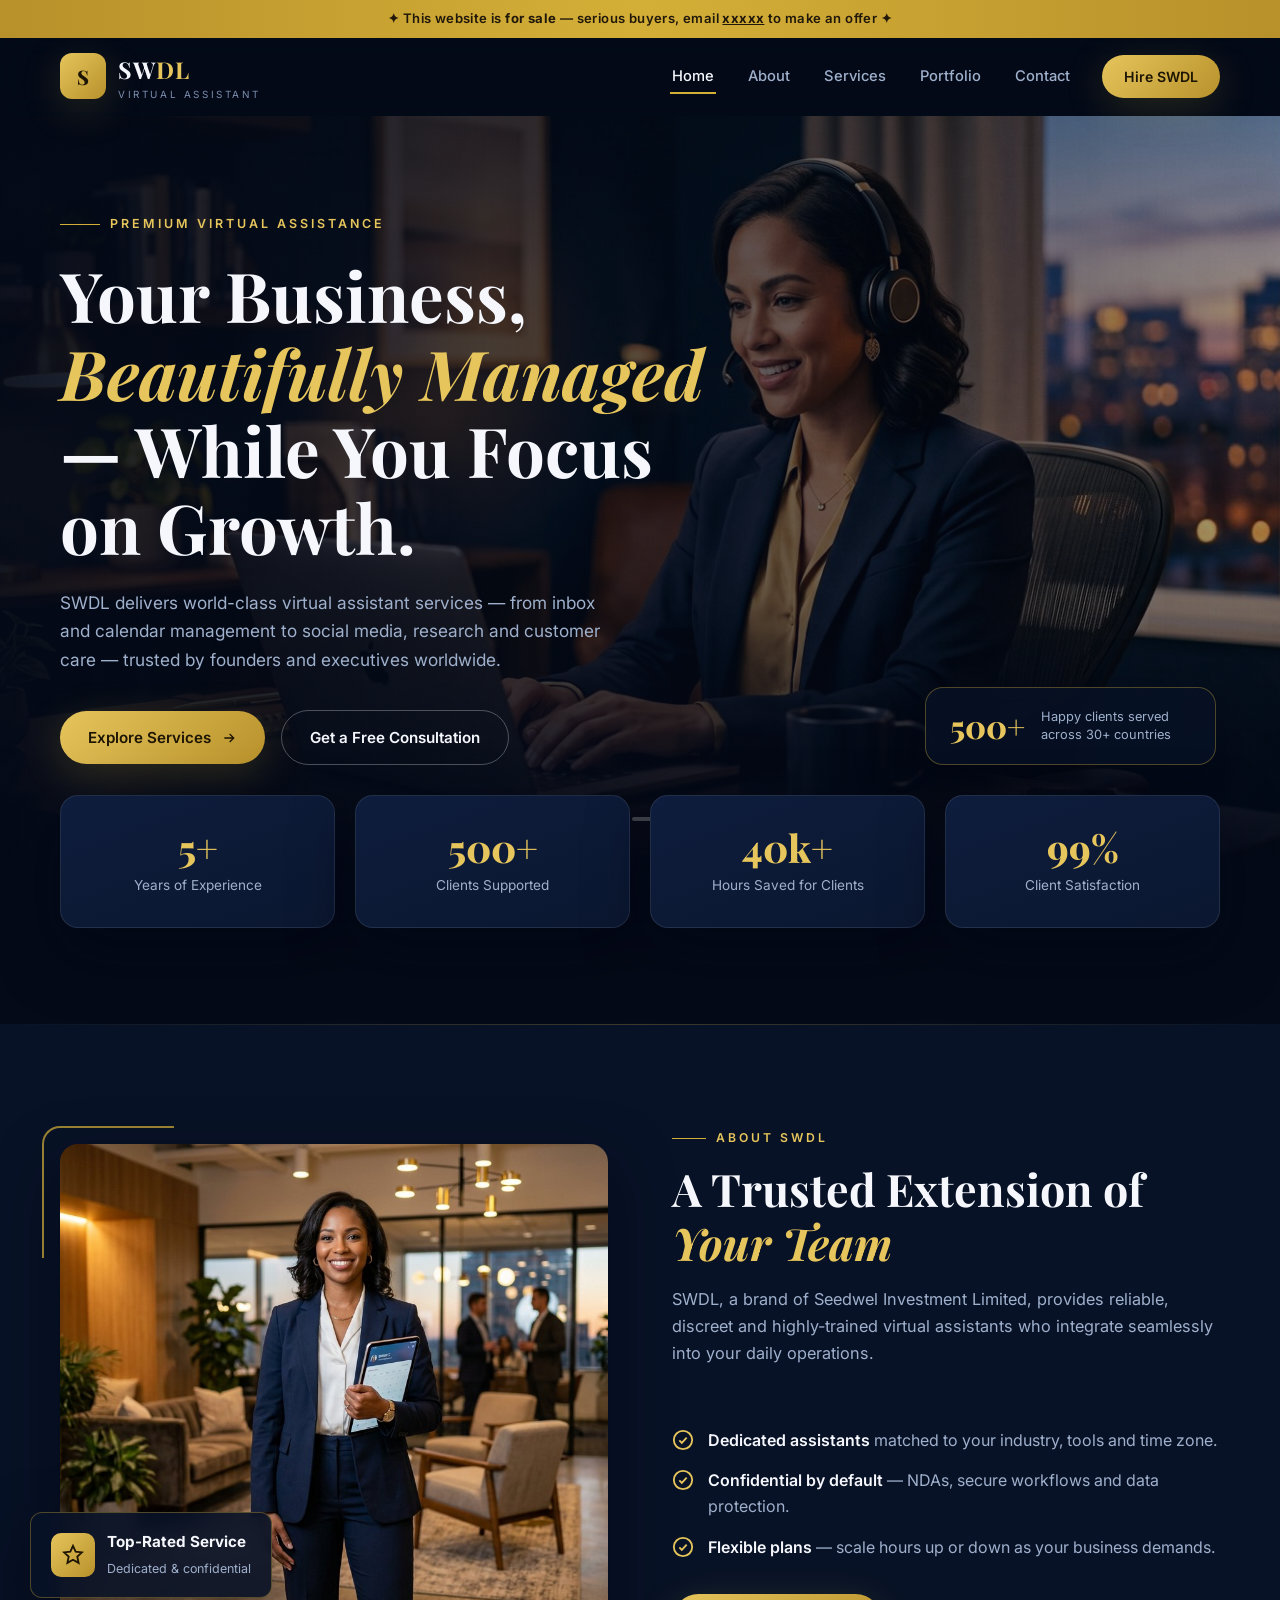
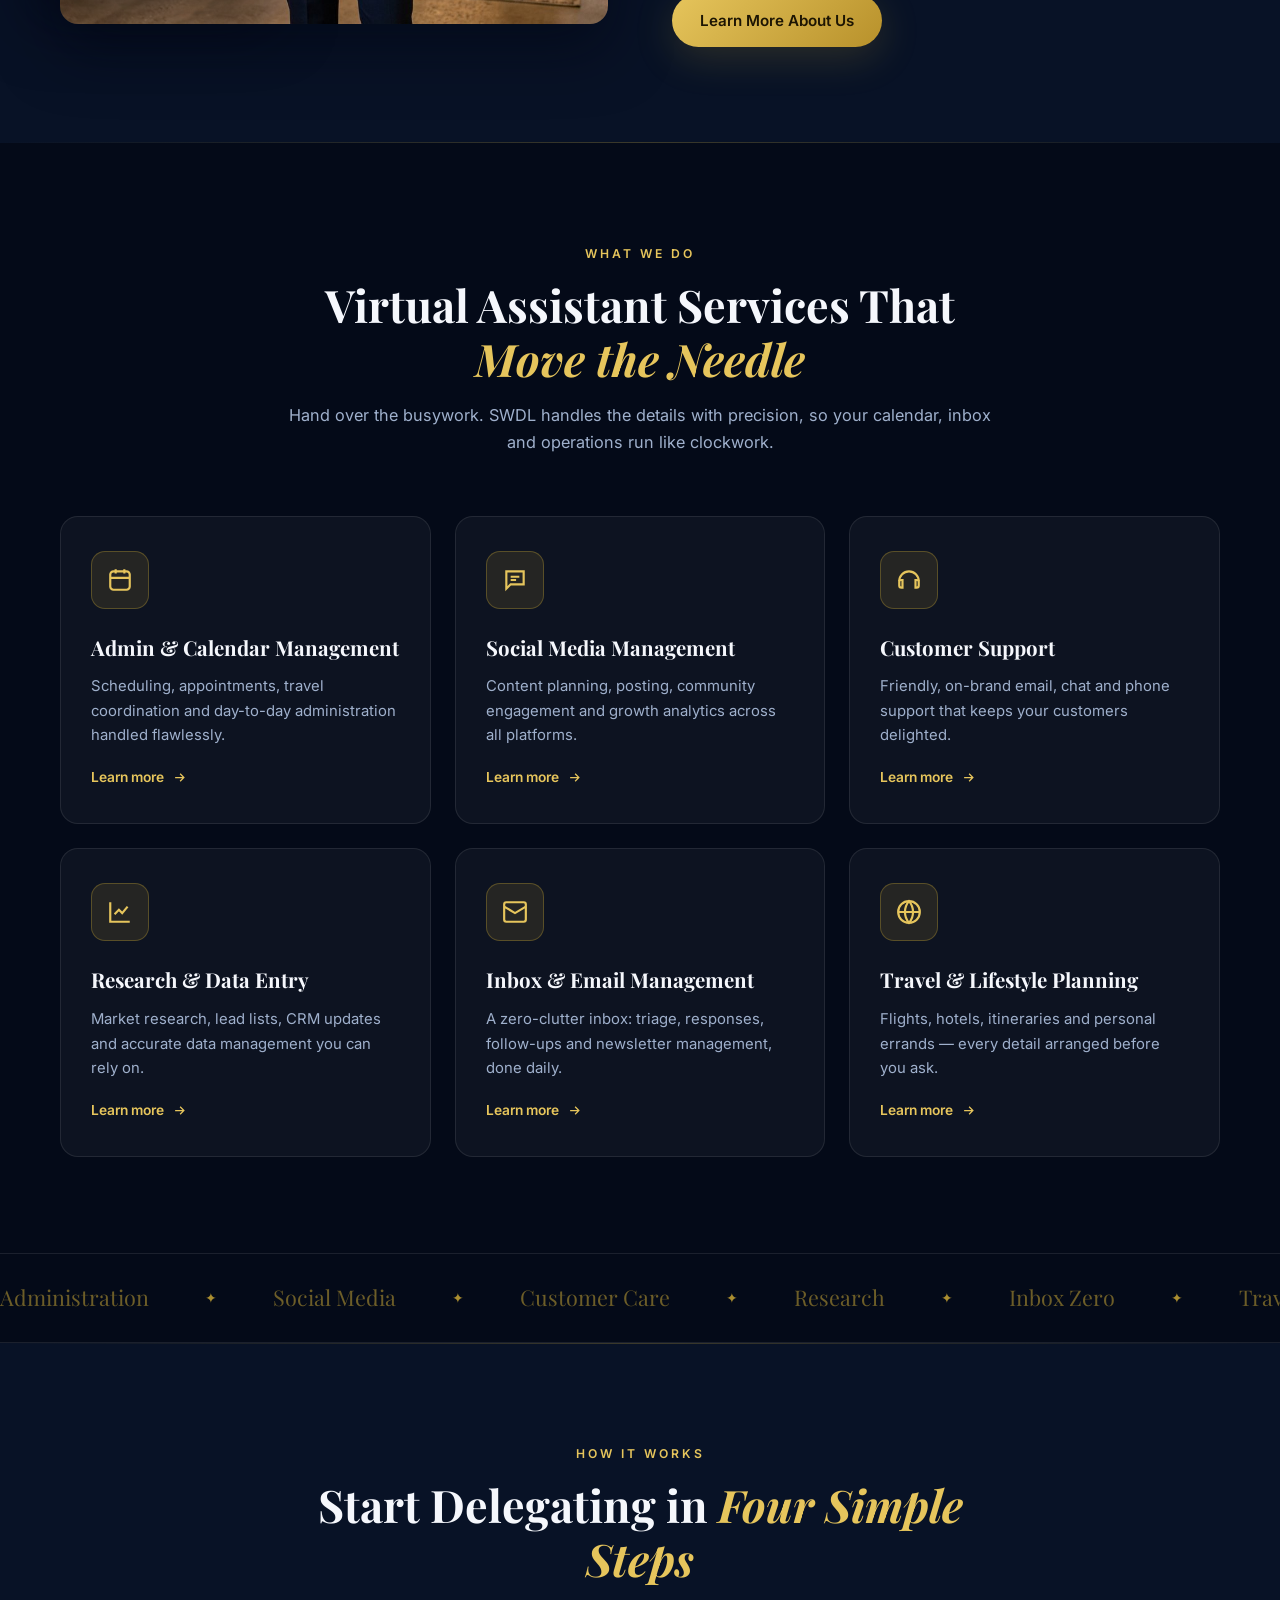
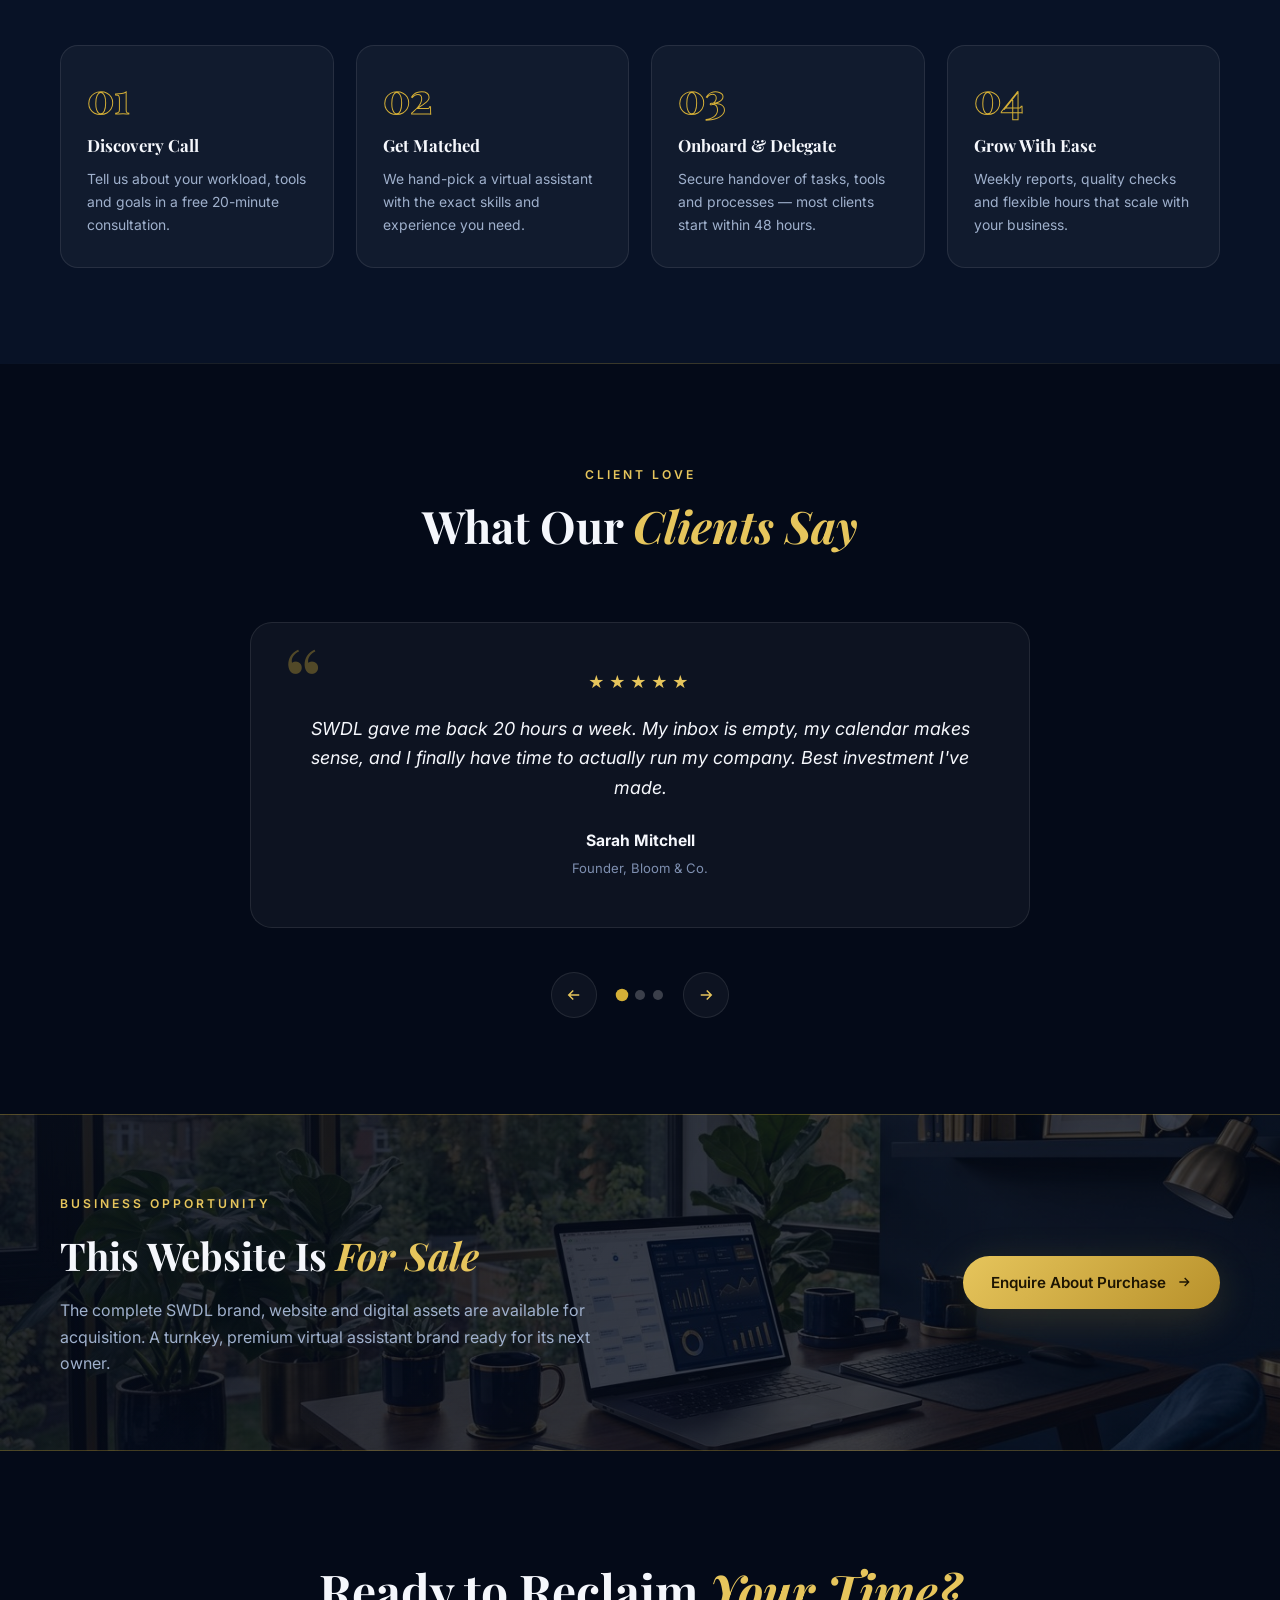
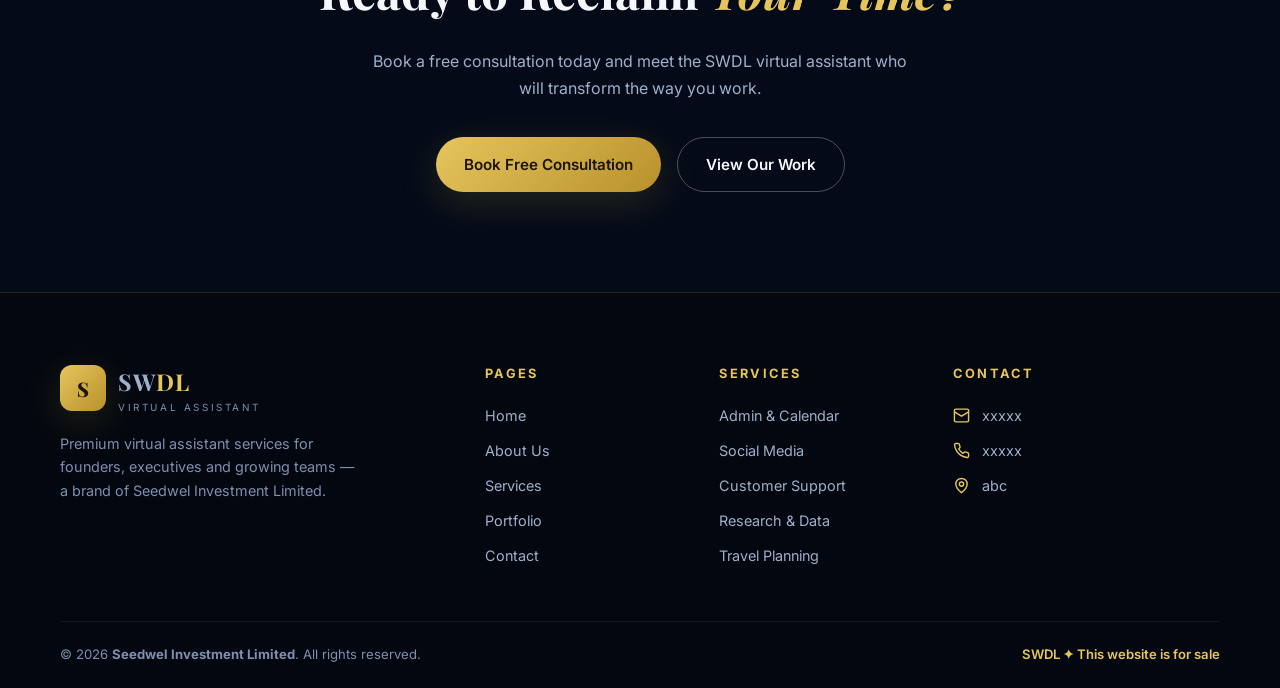
<file: index.html>
<!DOCTYPE html>
<html lang="en">
<head>
  <meta charset="UTF-8" />
  <meta name="viewport" content="width=device-width, initial-scale=1.0" />
  <title>SWDL — Virtual Assistant Services | Seedwel Investment Limited</title>
  <meta name="description" content="SWDL is a premium virtual assistant service by Seedwel Investment Limited — admin support, social media, customer care, research and more." />
  <link rel="icon" type="image/svg+xml" href="images/favicon.svg" />
  <link rel="preconnect" href="https://fonts.googleapis.com" />
  <link rel="preconnect" href="https://fonts.gstatic.com" crossorigin />
  <link href="https://fonts.googleapis.com/css2?family=Inter:wght@400;500;600;700&family=Playfair+Display:ital,wght@0,500;0,600;0,700;0,800;1,500&display=swap" rel="stylesheet" />
  <link rel="stylesheet" href="css/style.css" />
</head>
<body>

  <div class="announcement-bar">
    ✦ This website is <strong>for sale</strong> — serious buyers, email <a href="mailto:xxxxx">xxxxx</a> to make an offer ✦
  </div>

  <header class="site-header">
    <div class="container nav">
      <a class="brand" href="index.html">
        <span class="brand-mark">S</span>
        <span>
          <span class="brand-name">SW<em>DL</em></span>
          <span class="brand-tag">Virtual Assistant</span>
        </span>
      </a>
      <nav class="nav-links" id="nav-links">
        <a class="nav-link active" href="index.html">Home</a>
        <a class="nav-link" href="about.html">About</a>
        <a class="nav-link" href="services.html">Services</a>
        <a class="nav-link" href="portfolio.html">Portfolio</a>
        <a class="nav-link" href="contact.html">Contact</a>
        <a class="btn btn-gold btn-sm" href="contact.html">Hire SWDL</a>
      </nav>
      <button class="menu-toggle" aria-label="Toggle menu" aria-expanded="false">
        <span></span><span></span><span></span>
      </button>
    </div>
  </header>

  <main>

    <!-- ===== Hero with autoplay slider ===== -->
    <section class="hero">
      <div class="hero-slider" data-slider="hero">
        <div class="hero-slide active"><img src="images/hero-1.jpg" alt="Professional SWDL virtual assistant at work" /></div>
        <div class="hero-slide"><img src="images/hero-2.jpg" alt="Modern SWDL workspace with analytics dashboard" /></div>
        <div class="hero-slide"><img src="images/hero-3.jpg" alt="SWDL remote team collaborating on video call" /></div>
      </div>
      <div class="container">
        <div class="hero-content">
          <span class="hero-eyebrow">Premium Virtual Assistance</span>
          <h1 class="hero-title">Your Business, <em>Beautifully Managed</em> — While You Focus on Growth.</h1>
          <p class="hero-sub">SWDL delivers world-class virtual assistant services — from inbox and calendar management to social media, research and customer care — trusted by founders and executives worldwide.</p>
          <div class="hero-actions">
            <a class="btn btn-gold" href="services.html">
              Explore Services
              <svg viewBox="0 0 24 24" fill="none" stroke="currentColor" stroke-width="2"><path d="M5 12h14M13 6l6 6-6 6"/></svg>
            </a>
            <a class="btn btn-outline" href="contact.html">Get a Free Consultation</a>
          </div>
        </div>
      </div>
      <div class="hero-dots" aria-label="Hero slider controls"></div>
      <div class="hero-badge">
        <span class="hb-num">500+</span>
        <span class="hb-text">Happy clients served across 30+ countries</span>
      </div>
    </section>

    <!-- ===== Stats ===== -->
    <section class="section" style="padding-top: 0;">
      <div class="container">
        <div class="stats-grid">
          <div class="stat reveal"><div class="stat-num">5+</div><div class="stat-label">Years of Experience</div></div>
          <div class="stat reveal reveal-delay-1"><div class="stat-num">500+</div><div class="stat-label">Clients Supported</div></div>
          <div class="stat reveal reveal-delay-2"><div class="stat-num">40k+</div><div class="stat-label">Hours Saved for Clients</div></div>
          <div class="stat reveal reveal-delay-3"><div class="stat-num">99%</div><div class="stat-label">Client Satisfaction</div></div>
        </div>
      </div>
    </section>

    <!-- ===== About preview ===== -->
    <section class="section section-alt">
      <div class="container split">
        <div class="split-media reveal">
          <img src="images/about.jpg" alt="SWDL professional virtual assistant" />
          <div class="float-card">
            <div class="fc-icon">
              <svg viewBox="0 0 24 24" fill="none" stroke="currentColor" stroke-width="2"><path d="M12 2l2.9 6.3 6.9.8-5.1 4.7 1.4 6.8L12 17.2 5.9 20.6l1.4-6.8L2.2 9.1l6.9-.8z"/></svg>
            </div>
            <div><b>Top-Rated Service</b><span>Dedicated &amp; confidential</span></div>
          </div>
        </div>
        <div class="split-body reveal reveal-delay-1">
          <div class="section-head left">
            <span class="eyebrow">About SWDL</span>
            <h2 class="section-title">A Trusted Extension of <em>Your Team</em></h2>
            <p class="section-sub">SWDL, a brand of Seedwel Investment Limited, provides reliable, discreet and highly-trained virtual assistants who integrate seamlessly into your daily operations.</p>
          </div>
          <ul class="check-list">
            <li>
              <svg viewBox="0 0 24 24" fill="none" stroke="currentColor" stroke-width="2"><circle cx="12" cy="12" r="10"/><path d="M8 12.5l2.7 2.7L16 9.5"/></svg>
              <span><b>Dedicated assistants</b> matched to your industry, tools and time zone.</span>
            </li>
            <li>
              <svg viewBox="0 0 24 24" fill="none" stroke="currentColor" stroke-width="2"><circle cx="12" cy="12" r="10"/><path d="M8 12.5l2.7 2.7L16 9.5"/></svg>
              <span><b>Confidential by default</b> — NDAs, secure workflows and data protection.</span>
            </li>
            <li>
              <svg viewBox="0 0 24 24" fill="none" stroke="currentColor" stroke-width="2"><circle cx="12" cy="12" r="10"/><path d="M8 12.5l2.7 2.7L16 9.5"/></svg>
              <span><b>Flexible plans</b> — scale hours up or down as your business demands.</span>
            </li>
          </ul>
          <a class="btn btn-gold" href="about.html">Learn More About Us</a>
        </div>
      </div>
    </section>

    <!-- ===== Services ===== -->
    <section class="section">
      <div class="container">
        <div class="section-head reveal">
          <span class="eyebrow">What We Do</span>
          <h2 class="section-title">Virtual Assistant Services That <em>Move the Needle</em></h2>
          <p class="section-sub">Hand over the busywork. SWDL handles the details with precision, so your calendar, inbox and operations run like clockwork.</p>
        </div>
        <div class="services-grid">
          <article class="service-card reveal">
            <div class="service-icon">
              <svg viewBox="0 0 24 24" fill="none" stroke="currentColor" stroke-width="2"><rect x="3" y="4" width="18" height="17" rx="3"/><path d="M8 2v4M16 2v4M3 10h18"/></svg>
            </div>
            <h3>Admin &amp; Calendar Management</h3>
            <p>Scheduling, appointments, travel coordination and day-to-day administration handled flawlessly.</p>
            <a class="learn" href="services.html">Learn more <svg viewBox="0 0 24 24" fill="none" stroke="currentColor" stroke-width="2"><path d="M5 12h14M13 6l6 6-6 6"/></svg></a>
          </article>
          <article class="service-card reveal reveal-delay-1">
            <div class="service-icon">
              <svg viewBox="0 0 24 24" fill="none" stroke="currentColor" stroke-width="2"><path d="M4 4h16v12H8l-4 4z"/><path d="M8 9h8M8 12h5"/></svg>
            </div>
            <h3>Social Media Management</h3>
            <p>Content planning, posting, community engagement and growth analytics across all platforms.</p>
            <a class="learn" href="services.html">Learn more <svg viewBox="0 0 24 24" fill="none" stroke="currentColor" stroke-width="2"><path d="M5 12h14M13 6l6 6-6 6"/></svg></a>
          </article>
          <article class="service-card reveal reveal-delay-2">
            <div class="service-icon">
              <svg viewBox="0 0 24 24" fill="none" stroke="currentColor" stroke-width="2"><path d="M3 13a9 9 0 0 1 18 0"/><path d="M3 13v4a2 2 0 0 0 2 2h1v-7H5a2 2 0 0 0-2 1zM21 13v4a2 2 0 0 1-2 2h-1v-7h1a2 2 0 0 1 2 1z"/></svg>
            </div>
            <h3>Customer Support</h3>
            <p>Friendly, on-brand email, chat and phone support that keeps your customers delighted.</p>
            <a class="learn" href="services.html">Learn more <svg viewBox="0 0 24 24" fill="none" stroke="currentColor" stroke-width="2"><path d="M5 12h14M13 6l6 6-6 6"/></svg></a>
          </article>
          <article class="service-card reveal">
            <div class="service-icon">
              <svg viewBox="0 0 24 24" fill="none" stroke="currentColor" stroke-width="2"><path d="M3 3v18h18"/><path d="M7 14l4-4 3 3 5-6"/></svg>
            </div>
            <h3>Research &amp; Data Entry</h3>
            <p>Market research, lead lists, CRM updates and accurate data management you can rely on.</p>
            <a class="learn" href="services.html">Learn more <svg viewBox="0 0 24 24" fill="none" stroke="currentColor" stroke-width="2"><path d="M5 12h14M13 6l6 6-6 6"/></svg></a>
          </article>
          <article class="service-card reveal reveal-delay-1">
            <div class="service-icon">
              <svg viewBox="0 0 24 24" fill="none" stroke="currentColor" stroke-width="2"><path d="M22 16.9V5a2 2 0 0 0-2-2H4a2 2 0 0 0-2 2v14a2 2 0 0 0 2 2h16a2 2 0 0 0 2-2z"/><path d="M22 7l-10 6L2 7"/></svg>
            </div>
            <h3>Inbox &amp; Email Management</h3>
            <p>A zero-clutter inbox: triage, responses, follow-ups and newsletter management, done daily.</p>
            <a class="learn" href="services.html">Learn more <svg viewBox="0 0 24 24" fill="none" stroke="currentColor" stroke-width="2"><path d="M5 12h14M13 6l6 6-6 6"/></svg></a>
          </article>
          <article class="service-card reveal reveal-delay-2">
            <div class="service-icon">
              <svg viewBox="0 0 24 24" fill="none" stroke="currentColor" stroke-width="2"><circle cx="12" cy="12" r="10"/><path d="M2 12h20M12 2a15.3 15.3 0 0 1 0 20 15.3 15.3 0 0 1 0-20z"/></svg>
            </div>
            <h3>Travel &amp; Lifestyle Planning</h3>
            <p>Flights, hotels, itineraries and personal errands — every detail arranged before you ask.</p>
            <a class="learn" href="services.html">Learn more <svg viewBox="0 0 24 24" fill="none" stroke="currentColor" stroke-width="2"><path d="M5 12h14M13 6l6 6-6 6"/></svg></a>
          </article>
        </div>
      </div>
    </section>

    <!-- ===== Marquee ===== -->
    <div class="marquee" aria-hidden="true">
      <div class="marquee-track">
        <span>Administration</span><span>Social Media</span><span>Customer Care</span><span>Research</span><span>Inbox Zero</span><span>Travel Planning</span><span>Bookkeeping</span><span>Project Support</span>
        <span>Administration</span><span>Social Media</span><span>Customer Care</span><span>Research</span><span>Inbox Zero</span><span>Travel Planning</span><span>Bookkeeping</span><span>Project Support</span>
      </div>
    </div>

    <!-- ===== Process ===== -->
    <section class="section section-alt">
      <div class="container">
        <div class="section-head reveal">
          <span class="eyebrow">How It Works</span>
          <h2 class="section-title">Start Delegating in <em>Four Simple Steps</em></h2>
        </div>
        <div class="steps">
          <div class="step reveal"><div class="step-num">01</div><h3>Discovery Call</h3><p>Tell us about your workload, tools and goals in a free 20-minute consultation.</p></div>
          <div class="step reveal reveal-delay-1"><div class="step-num">02</div><h3>Get Matched</h3><p>We hand-pick a virtual assistant with the exact skills and experience you need.</p></div>
          <div class="step reveal reveal-delay-2"><div class="step-num">03</div><h3>Onboard &amp; Delegate</h3><p>Secure handover of tasks, tools and processes — most clients start within 48 hours.</p></div>
          <div class="step reveal reveal-delay-3"><div class="step-num">04</div><h3>Grow With Ease</h3><p>Weekly reports, quality checks and flexible hours that scale with your business.</p></div>
        </div>
      </div>
    </section>

    <!-- ===== Testimonials (autoplay) ===== -->
    <section class="section">
      <div class="container">
        <div class="section-head reveal">
          <span class="eyebrow">Client Love</span>
          <h2 class="section-title">What Our <em>Clients Say</em></h2>
        </div>
        <div class="testimonials reveal" data-slider="testimonials">
          <div class="t-track">
            <div class="t-slide">
              <div class="t-card">
                <div class="t-stars">★★★★★</div>
                <p class="t-quote">SWDL gave me back 20 hours a week. My inbox is empty, my calendar makes sense, and I finally have time to actually run my company. Best investment I've made.</p>
                <p class="t-person"><b>Sarah Mitchell</b><span>Founder, Bloom &amp; Co.</span></p>
              </div>
            </div>
            <div class="t-slide">
              <div class="t-card">
                <div class="t-stars">★★★★★</div>
                <p class="t-quote">Our SWDL assistant runs our social channels and customer inbox like clockwork. Response times dropped from days to minutes. Guests keep complimenting our service.</p>
                <p class="t-person"><b>Daniel Okafor</b><span>Director, Okafor Hospitality Group</span></p>
                </div>
            </div>
            <div class="t-slide">
              <div class="t-card">
                <div class="t-stars">★★★★★</div>
                <p class="t-quote">Discreet, proactive and incredibly organised. The market research SWDL produced shaped our entire expansion strategy. I recommend them to every founder I meet.</p>
                <p class="t-person"><b>Amelia Torres</b><span>CEO, Northwind Ventures</span></p>
              </div>
            </div>
          </div>
          <div class="t-controls">
            <button class="t-arrow" data-t="prev" aria-label="Previous testimonial">
              <svg viewBox="0 0 24 24" fill="none" stroke="currentColor" stroke-width="2"><path d="M19 12H5M11 6l-6 6 6 6"/></svg>
            </button>
            <div class="t-dots"></div>
            <button class="t-arrow" data-t="next" aria-label="Next testimonial">
              <svg viewBox="0 0 24 24" fill="none" stroke="currentColor" stroke-width="2"><path d="M5 12h14M13 6l6 6-6 6"/></svg>
            </button>
          </div>
        </div>
      </div>
    </section>

    <!-- ===== For sale banner ===== -->
    <section class="sale-banner">
      <div class="container sale-inner">
        <div>
          <span class="eyebrow">Business Opportunity</span>
          <h2>This Website Is <em>For Sale</em></h2>
          <p>The complete SWDL brand, website and digital assets are available for acquisition. A turnkey, premium virtual assistant brand ready for its next owner.</p>
        </div>
        <a class="btn btn-gold" href="contact.html">
          Enquire About Purchase
          <svg viewBox="0 0 24 24" fill="none" stroke="currentColor" stroke-width="2"><path d="M5 12h14M13 6l6 6-6 6"/></svg>
        </a>
      </div>
    </section>

    <!-- ===== CTA ===== -->
    <section class="section cta-band">
      <div class="container reveal">
        <h2>Ready to Reclaim <em>Your Time?</em></h2>
        <p>Book a free consultation today and meet the SWDL virtual assistant who will transform the way you work.</p>
        <div class="cta-actions">
          <a class="btn btn-gold" href="contact.html">Book Free Consultation</a>
          <a class="btn btn-outline" href="portfolio.html">View Our Work</a>
        </div>
      </div>
    </section>

  </main>

  <footer class="site-footer">
    <div class="container footer-grid">
      <div class="footer-col footer-brand">
        <a class="brand" href="index.html">
          <span class="brand-mark">S</span>
          <span>
            <span class="brand-name">SW<em>DL</em></span>
            <span class="brand-tag">Virtual Assistant</span>
          </span>
        </a>
        <p>Premium virtual assistant services for founders, executives and growing teams — a brand of Seedwel Investment Limited.</p>
      </div>
      <div class="footer-col">
        <h4>Pages</h4>
        <ul>
          <li><a href="index.html">Home</a></li>
          <li><a href="about.html">About Us</a></li>
          <li><a href="services.html">Services</a></li>
          <li><a href="portfolio.html">Portfolio</a></li>
          <li><a href="contact.html">Contact</a></li>
        </ul>
      </div>
      <div class="footer-col">
        <h4>Services</h4>
        <ul>
          <li><a href="services.html">Admin &amp; Calendar</a></li>
          <li><a href="services.html">Social Media</a></li>
          <li><a href="services.html">Customer Support</a></li>
          <li><a href="services.html">Research &amp; Data</a></li>
          <li><a href="services.html">Travel Planning</a></li>
        </ul>
      </div>
      <div class="footer-col">
        <h4>Contact</h4>
        <ul class="footer-contact">
          <li>
            <svg viewBox="0 0 24 24" fill="none" stroke="currentColor" stroke-width="2"><path d="M22 16.9V5a2 2 0 0 0-2-2H4a2 2 0 0 0-2 2v14a2 2 0 0 0 2 2h16a2 2 0 0 0 2-2z"/><path d="M22 7l-10 6L2 7"/></svg>
            <a href="mailto:xxxxx">xxxxx</a>
          </li>
          <li>
            <svg viewBox="0 0 24 24" fill="none" stroke="currentColor" stroke-width="2"><path d="M22 16.9v3a2 2 0 0 1-2.2 2 19.8 19.8 0 0 1-8.6-3 19.5 19.5 0 0 1-6-6 19.8 19.8 0 0 1-3-8.7A2 2 0 0 1 4.1 2h3a2 2 0 0 1 2 1.7c.1 1 .4 2 .7 2.8a2 2 0 0 1-.5 2.1L8.1 9.9a16 16 0 0 0 6 6l1.3-1.2a2 2 0 0 1 2.1-.5c.9.3 1.9.6 2.8.7a2 2 0 0 1 1.7 2z"/></svg>
            <span>xxxxx</span>
          </li>
          <li>
            <svg viewBox="0 0 24 24" fill="none" stroke="currentColor" stroke-width="2"><path d="M20 10c0 6-8 12-8 12S4 16 4 10a8 8 0 0 1 16 0z"/><circle cx="12" cy="10" r="3"/></svg>
            <span>abc</span>
          </li>
        </ul>
      </div>
    </div>
    <div class="container footer-bottom">
      <p>© <span data-year>2026</span> <strong>Seedwel Investment Limited</strong>. All rights reserved.</p>
      <p class="sale-tag">SWDL ✦ This website is for sale</p>
    </div>
  </footer>

  <button class="back-to-top" aria-label="Back to top">
    <svg viewBox="0 0 24 24" fill="none" stroke="currentColor" stroke-width="2.4"><path d="M12 19V5M5 12l7-7 7 7"/></svg>
  </button>

  <script src="js/main.js"></script>
</body>
</html>
</file>
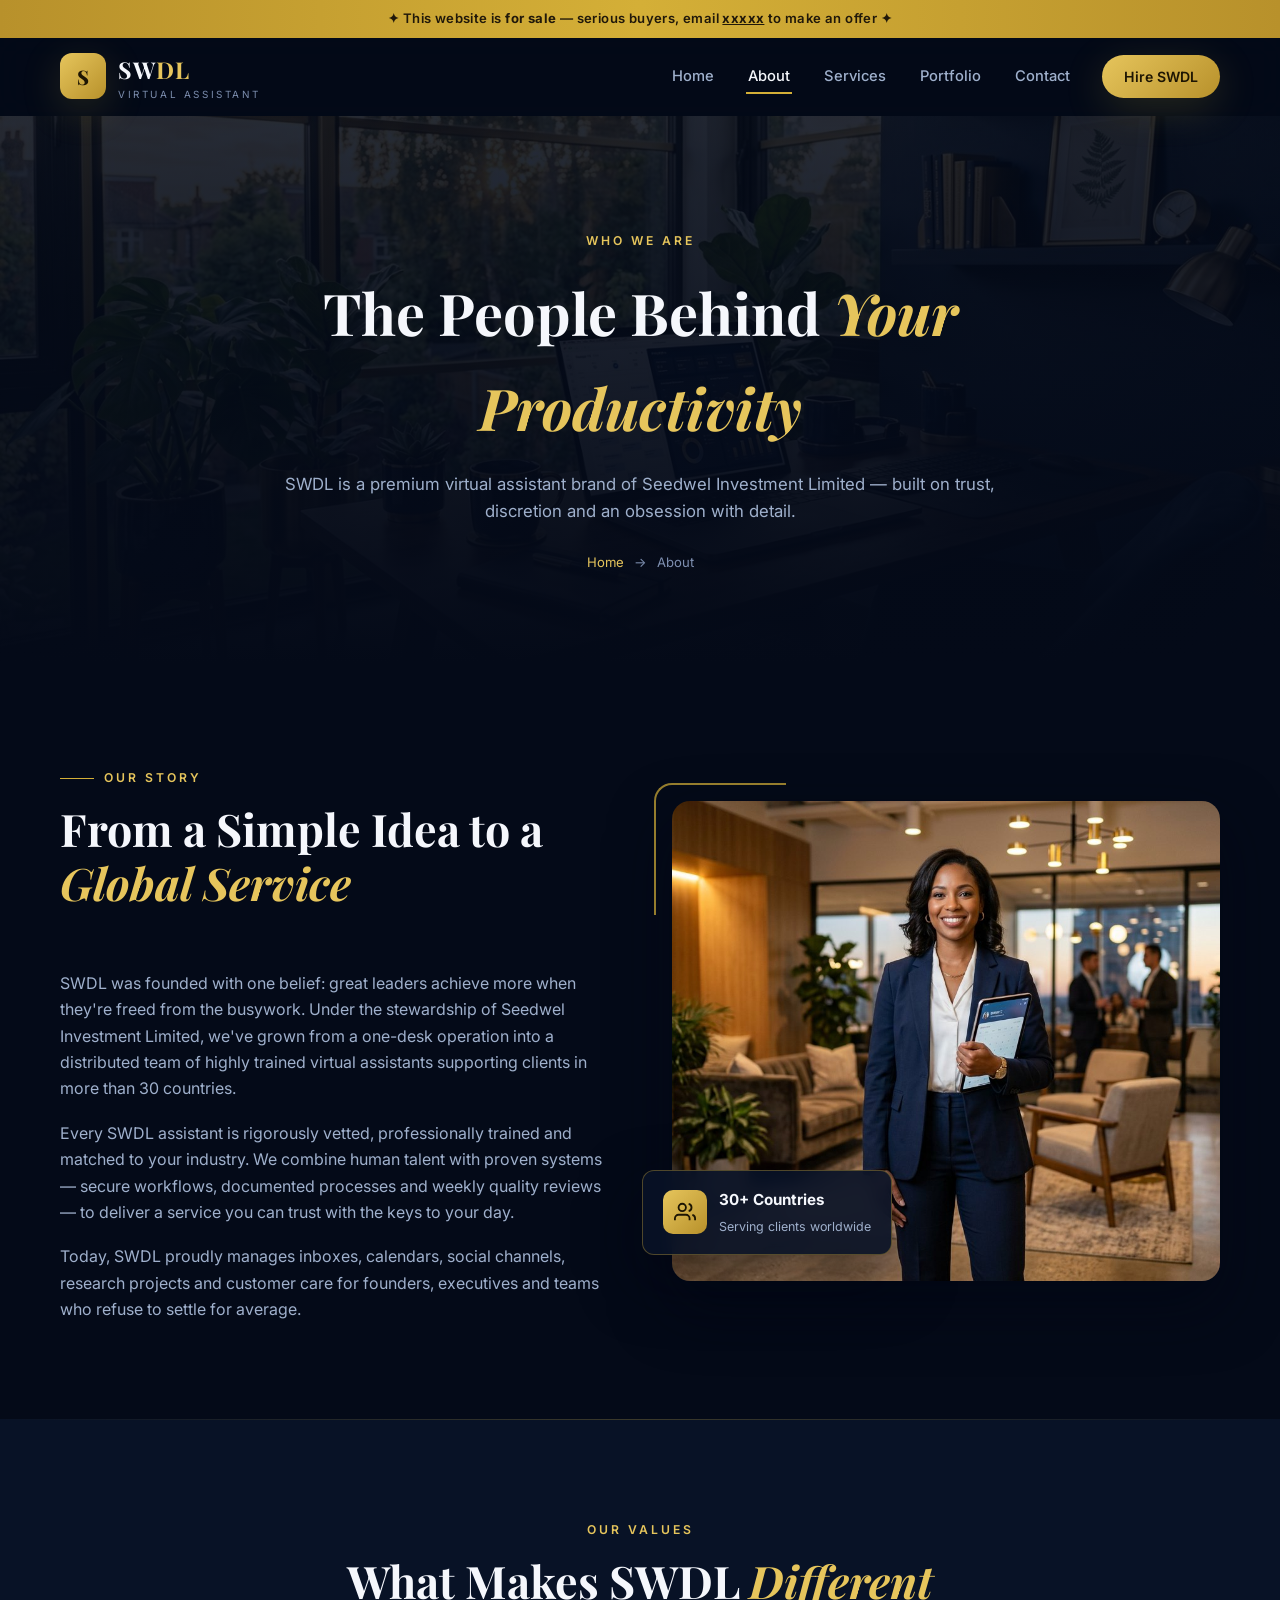
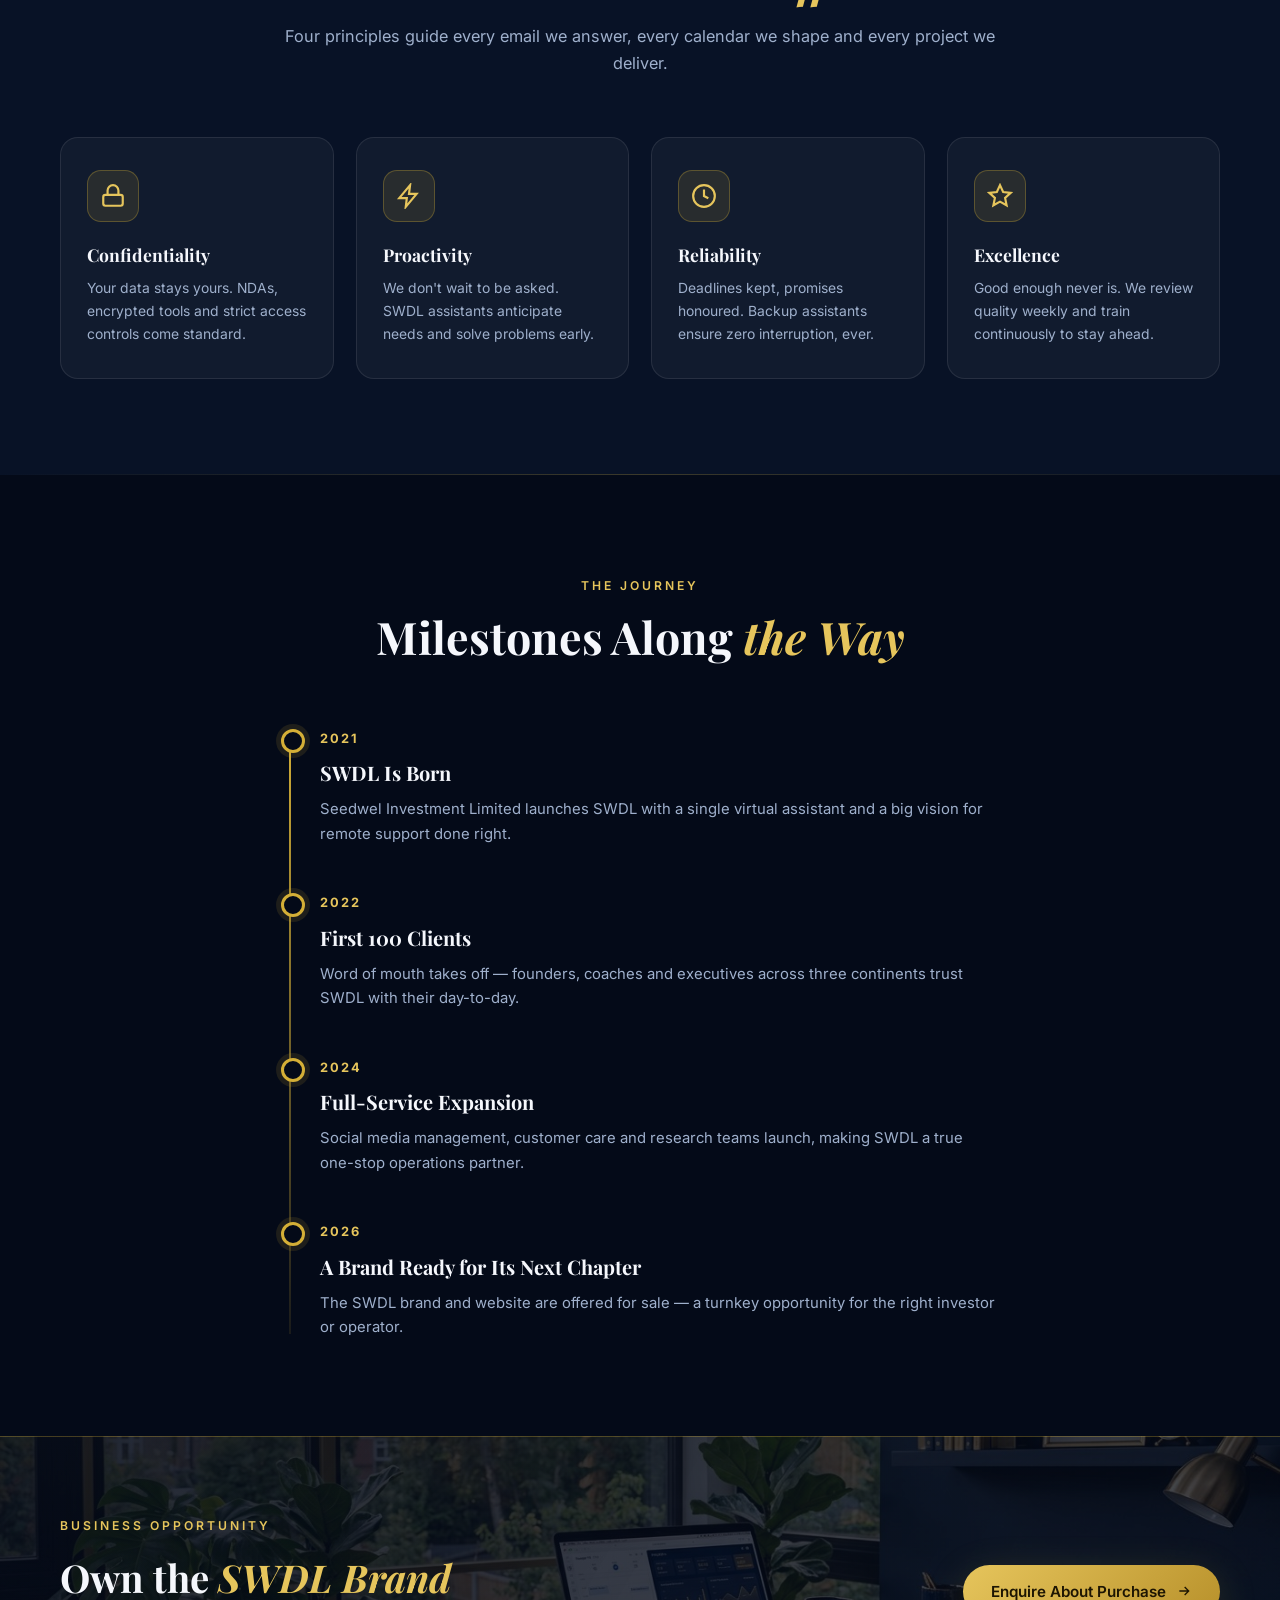
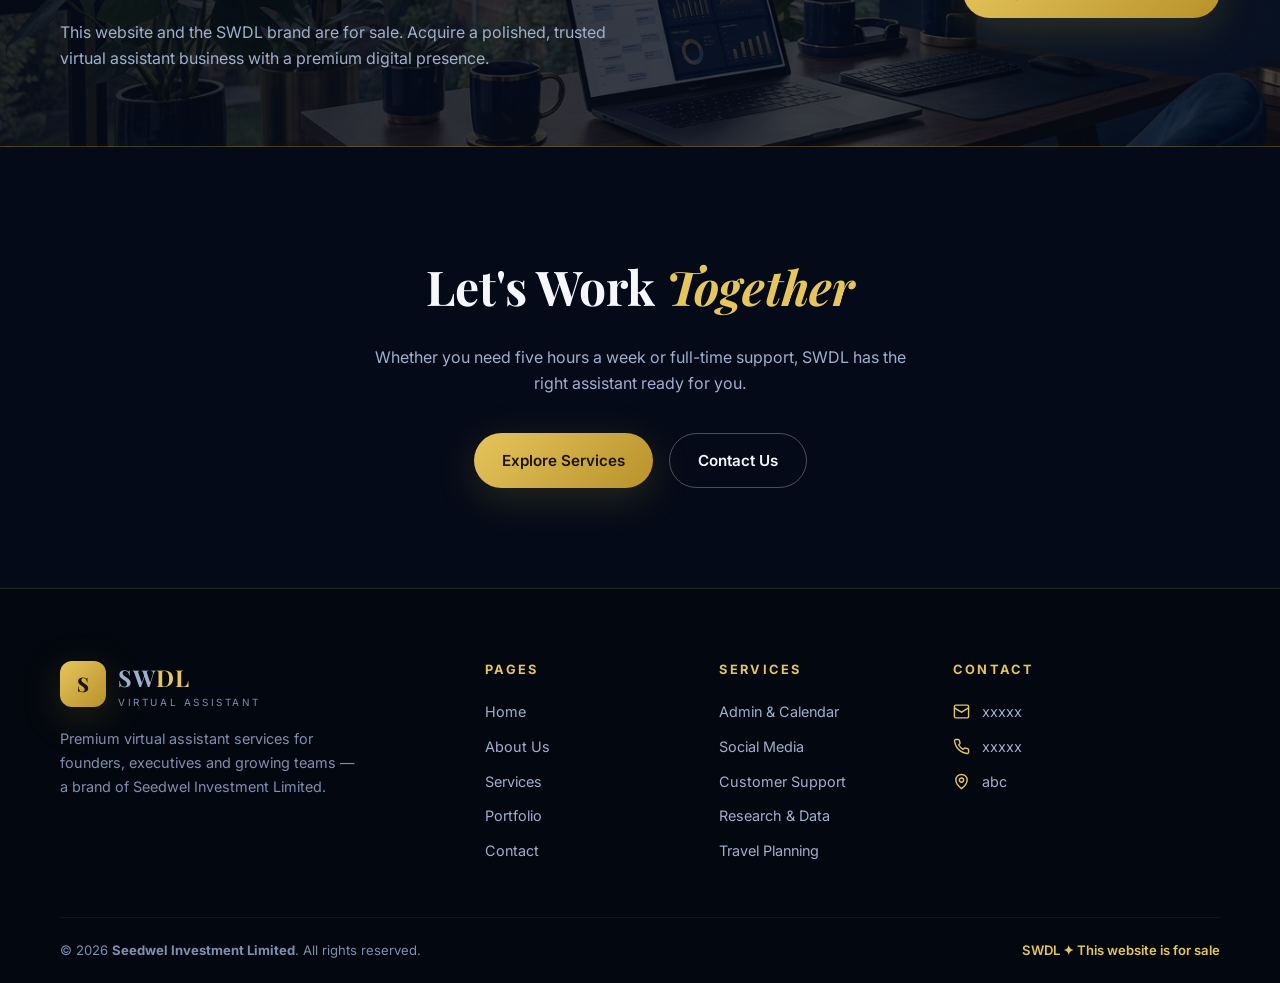
<file: about.html>
<!DOCTYPE html>
<html lang="en">
<head>
  <meta charset="UTF-8" />
  <meta name="viewport" content="width=device-width, initial-scale=1.0" />
  <title>About Us — SWDL Virtual Assistant | Seedwel Investment Limited</title>
  <meta name="description" content="Learn about SWDL — a premium virtual assistant brand of Seedwel Investment Limited. Our story, values and the people behind your productivity." />
  <link rel="icon" type="image/svg+xml" href="images/favicon.svg" />
  <link rel="preconnect" href="https://fonts.googleapis.com" />
  <link rel="preconnect" href="https://fonts.gstatic.com" crossorigin />
  <link href="https://fonts.googleapis.com/css2?family=Inter:wght@400;500;600;700&family=Playfair+Display:ital,wght@0,500;0,600;0,700;0,800;1,500&display=swap" rel="stylesheet" />
  <link rel="stylesheet" href="css/style.css" />
</head>
<body>

  <div class="announcement-bar">
    ✦ This website is <strong>for sale</strong> — serious buyers, email <a href="mailto:xxxxx">xxxxx</a> to make an offer ✦
  </div>

  <header class="site-header">
    <div class="container nav">
      <a class="brand" href="index.html">
        <span class="brand-mark">S</span>
        <span>
          <span class="brand-name">SW<em>DL</em></span>
          <span class="brand-tag">Virtual Assistant</span>
        </span>
      </a>
      <nav class="nav-links" id="nav-links">
        <a class="nav-link" href="index.html">Home</a>
        <a class="nav-link active" href="about.html">About</a>
        <a class="nav-link" href="services.html">Services</a>
        <a class="nav-link" href="portfolio.html">Portfolio</a>
        <a class="nav-link" href="contact.html">Contact</a>
        <a class="btn btn-gold btn-sm" href="contact.html">Hire SWDL</a>
      </nav>
      <button class="menu-toggle" aria-label="Toggle menu" aria-expanded="false">
        <span></span><span></span><span></span>
      </button>
    </div>
  </header>

  <main>

    <!-- ===== Page hero ===== -->
    <section class="page-hero">
      <div class="ph-bg"><img src="images/hero-2.jpg" alt="" /></div>
      <div class="container reveal">
        <span class="eyebrow">Who We Are</span>
        <h1>The People Behind <em>Your Productivity</em></h1>
        <p>SWDL is a premium virtual assistant brand of Seedwel Investment Limited — built on trust, discretion and an obsession with detail.</p>
        <nav class="breadcrumb"><a href="index.html">Home</a><span>→</span><span>About</span></nav>
      </div>
    </section>

    <!-- ===== Story ===== -->
    <section class="section">
      <div class="container split">
        <div class="split-body reveal">
          <div class="section-head left">
            <span class="eyebrow">Our Story</span>
            <h2 class="section-title">From a Simple Idea to a <em>Global Service</em></h2>
          </div>
          <p style="color: var(--muted); margin-bottom: 18px;">SWDL was founded with one belief: great leaders achieve more when they're freed from the busywork. Under the stewardship of Seedwel Investment Limited, we've grown from a one-desk operation into a distributed team of highly trained virtual assistants supporting clients in more than 30 countries.</p>
          <p style="color: var(--muted); margin-bottom: 18px;">Every SWDL assistant is rigorously vetted, professionally trained and matched to your industry. We combine human talent with proven systems — secure workflows, documented processes and weekly quality reviews — to deliver a service you can trust with the keys to your day.</p>
          <p style="color: var(--muted);">Today, SWDL proudly manages inboxes, calendars, social channels, research projects and customer care for founders, executives and teams who refuse to settle for average.</p>
        </div>
        <div class="split-media reveal reveal-delay-1">
          <img src="images/about.jpg" alt="SWDL professional virtual assistant portrait" />
          <div class="float-card">
            <div class="fc-icon">
              <svg viewBox="0 0 24 24" fill="none" stroke="currentColor" stroke-width="2"><path d="M17 21v-2a4 4 0 0 0-4-4H5a4 4 0 0 0-4 4v2"/><circle cx="9" cy="7" r="4"/><path d="M23 21v-2a4 4 0 0 0-3-3.9M16 3.1a4 4 0 0 1 0 7.8"/></svg>
            </div>
            <div><b>30+ Countries</b><span>Serving clients worldwide</span></div>
          </div>
        </div>
      </div>
    </section>

    <!-- ===== Values ===== -->
    <section class="section section-alt">
      <div class="container">
        <div class="section-head reveal">
          <span class="eyebrow">Our Values</span>
          <h2 class="section-title">What Makes SWDL <em>Different</em></h2>
          <p class="section-sub">Four principles guide every email we answer, every calendar we shape and every project we deliver.</p>
        </div>
        <div class="values-grid">
          <div class="value-card reveal">
            <div class="service-icon">
              <svg viewBox="0 0 24 24" fill="none" stroke="currentColor" stroke-width="2"><rect x="3" y="11" width="18" height="10" rx="2"/><path d="M7 11V7a5 5 0 0 1 10 0v4"/></svg>
            </div>
            <h3>Confidentiality</h3>
            <p>Your data stays yours. NDAs, encrypted tools and strict access controls come standard.</p>
          </div>
          <div class="value-card reveal reveal-delay-1">
            <div class="service-icon">
              <svg viewBox="0 0 24 24" fill="none" stroke="currentColor" stroke-width="2"><path d="M13 2L3 14h7l-1 8 10-12h-7z"/></svg>
            </div>
            <h3>Proactivity</h3>
            <p>We don't wait to be asked. SWDL assistants anticipate needs and solve problems early.</p>
          </div>
          <div class="value-card reveal reveal-delay-2">
            <div class="service-icon">
              <svg viewBox="0 0 24 24" fill="none" stroke="currentColor" stroke-width="2"><circle cx="12" cy="12" r="10"/><path d="M12 6v6l4 2"/></svg>
            </div>
            <h3>Reliability</h3>
            <p>Deadlines kept, promises honoured. Backup assistants ensure zero interruption, ever.</p>
          </div>
          <div class="value-card reveal reveal-delay-3">
            <div class="service-icon">
              <svg viewBox="0 0 24 24" fill="none" stroke="currentColor" stroke-width="2"><path d="M12 2l2.9 6.3 6.9.8-5.1 4.7 1.4 6.8L12 17.2 5.9 20.6l1.4-6.8L2.2 9.1l6.9-.8z"/></svg>
            </div>
            <h3>Excellence</h3>
            <p>Good enough never is. We review quality weekly and train continuously to stay ahead.</p>
          </div>
        </div>
      </div>
    </section>

    <!-- ===== Timeline ===== -->
    <section class="section">
      <div class="container">
        <div class="section-head reveal">
          <span class="eyebrow">The Journey</span>
          <h2 class="section-title">Milestones Along <em>the Way</em></h2>
        </div>
        <div class="timeline">
          <div class="tl-item reveal">
            <span class="tl-year">2021</span>
            <h3>SWDL Is Born</h3>
            <p>Seedwel Investment Limited launches SWDL with a single virtual assistant and a big vision for remote support done right.</p>
          </div>
          <div class="tl-item reveal">
            <span class="tl-year">2022</span>
            <h3>First 100 Clients</h3>
            <p>Word of mouth takes off — founders, coaches and executives across three continents trust SWDL with their day-to-day.</p>
          </div>
          <div class="tl-item reveal">
            <span class="tl-year">2024</span>
            <h3>Full-Service Expansion</h3>
            <p>Social media management, customer care and research teams launch, making SWDL a true one-stop operations partner.</p>
          </div>
          <div class="tl-item reveal">
            <span class="tl-year">2026</span>
            <h3>A Brand Ready for Its Next Chapter</h3>
            <p>The SWDL brand and website are offered for sale — a turnkey opportunity for the right investor or operator.</p>
          </div>
        </div>
      </div>
    </section>

    <!-- ===== For sale banner ===== -->
    <section class="sale-banner">
      <div class="container sale-inner">
        <div>
          <span class="eyebrow">Business Opportunity</span>
          <h2>Own the <em>SWDL Brand</em></h2>
          <p>This website and the SWDL brand are for sale. Acquire a polished, trusted virtual assistant business with a premium digital presence.</p>
        </div>
        <a class="btn btn-gold" href="contact.html">
          Enquire About Purchase
          <svg viewBox="0 0 24 24" fill="none" stroke="currentColor" stroke-width="2"><path d="M5 12h14M13 6l6 6-6 6"/></svg>
        </a>
      </div>
    </section>

    <!-- ===== CTA ===== -->
    <section class="section cta-band">
      <div class="container reveal">
        <h2>Let's Work <em>Together</em></h2>
        <p>Whether you need five hours a week or full-time support, SWDL has the right assistant ready for you.</p>
        <div class="cta-actions">
          <a class="btn btn-gold" href="services.html">Explore Services</a>
          <a class="btn btn-outline" href="contact.html">Contact Us</a>
        </div>
      </div>
    </section>

  </main>

  <footer class="site-footer">
    <div class="container footer-grid">
      <div class="footer-col footer-brand">
        <a class="brand" href="index.html">
          <span class="brand-mark">S</span>
          <span>
            <span class="brand-name">SW<em>DL</em></span>
            <span class="brand-tag">Virtual Assistant</span>
          </span>
        </a>
        <p>Premium virtual assistant services for founders, executives and growing teams — a brand of Seedwel Investment Limited.</p>
      </div>
      <div class="footer-col">
        <h4>Pages</h4>
        <ul>
          <li><a href="index.html">Home</a></li>
          <li><a href="about.html">About Us</a></li>
          <li><a href="services.html">Services</a></li>
          <li><a href="portfolio.html">Portfolio</a></li>
          <li><a href="contact.html">Contact</a></li>
        </ul>
      </div>
      <div class="footer-col">
        <h4>Services</h4>
        <ul>
          <li><a href="services.html">Admin &amp; Calendar</a></li>
          <li><a href="services.html">Social Media</a></li>
          <li><a href="services.html">Customer Support</a></li>
          <li><a href="services.html">Research &amp; Data</a></li>
          <li><a href="services.html">Travel Planning</a></li>
        </ul>
      </div>
      <div class="footer-col">
        <h4>Contact</h4>
        <ul class="footer-contact">
          <li>
            <svg viewBox="0 0 24 24" fill="none" stroke="currentColor" stroke-width="2"><path d="M22 16.9V5a2 2 0 0 0-2-2H4a2 2 0 0 0-2 2v14a2 2 0 0 0 2 2h16a2 2 0 0 0 2-2z"/><path d="M22 7l-10 6L2 7"/></svg>
            <a href="mailto:xxxxx">xxxxx</a>
          </li>
          <li>
            <svg viewBox="0 0 24 24" fill="none" stroke="currentColor" stroke-width="2"><path d="M22 16.9v3a2 2 0 0 1-2.2 2 19.8 19.8 0 0 1-8.6-3 19.5 19.5 0 0 1-6-6 19.8 19.8 0 0 1-3-8.7A2 2 0 0 1 4.1 2h3a2 2 0 0 1 2 1.7c.1 1 .4 2 .7 2.8a2 2 0 0 1-.5 2.1L8.1 9.9a16 16 0 0 0 6 6l1.3-1.2a2 2 0 0 1 2.1-.5c.9.3 1.9.6 2.8.7a2 2 0 0 1 1.7 2z"/></svg>
            <span>xxxxx</span>
          </li>
          <li>
            <svg viewBox="0 0 24 24" fill="none" stroke="currentColor" stroke-width="2"><path d="M20 10c0 6-8 12-8 12S4 16 4 10a8 8 0 0 1 16 0z"/><circle cx="12" cy="10" r="3"/></svg>
            <span>abc</span>
          </li>
        </ul>
      </div>
    </div>
    <div class="container footer-bottom">
      <p>© <span data-year>2026</span> <strong>Seedwel Investment Limited</strong>. All rights reserved.</p>
      <p class="sale-tag">SWDL ✦ This website is for sale</p>
    </div>
  </footer>

  <button class="back-to-top" aria-label="Back to top">
    <svg viewBox="0 0 24 24" fill="none" stroke="currentColor" stroke-width="2.4"><path d="M12 19V5M5 12l7-7 7 7"/></svg>
  </button>

  <script src="js/main.js"></script>
</body>
</html>
</file>
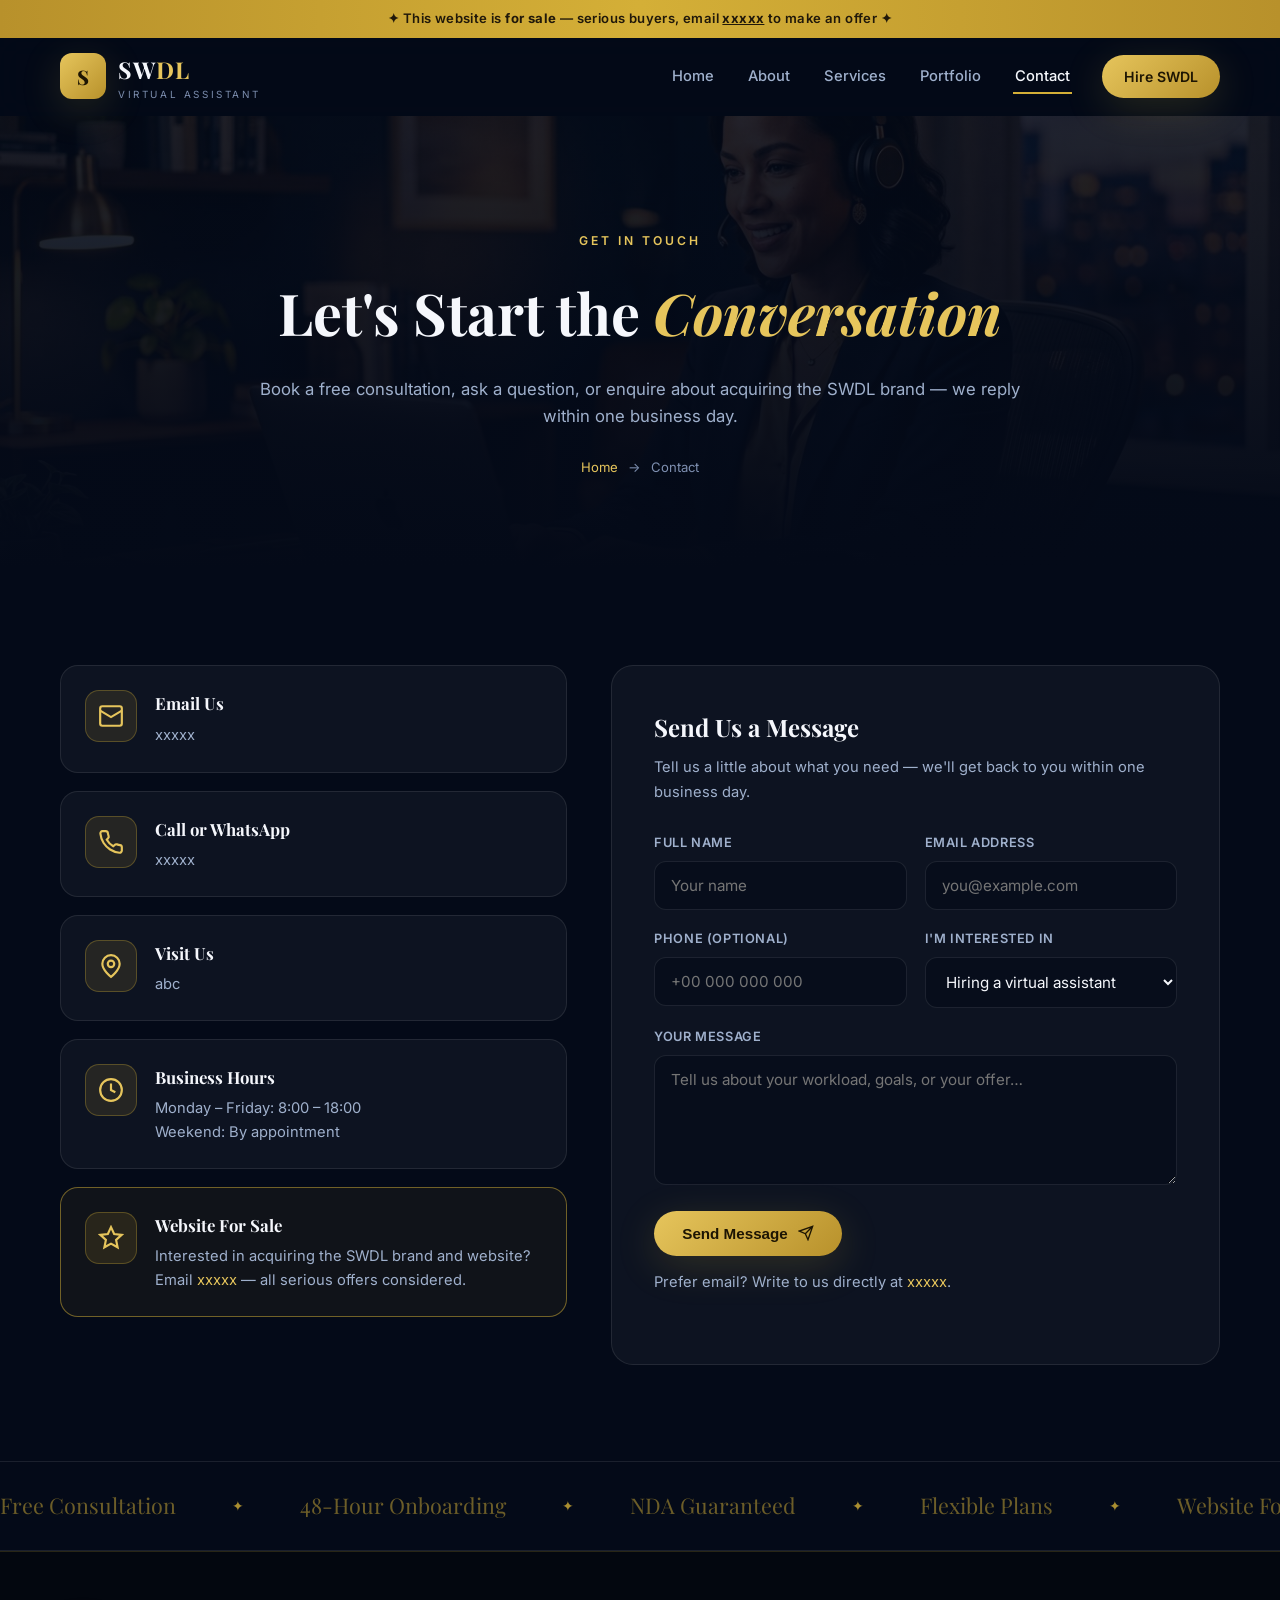
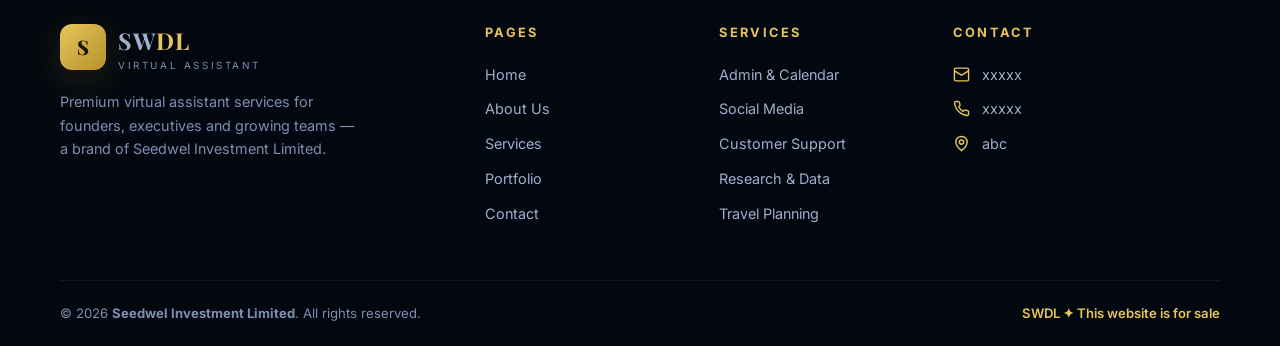
<file: contact.html>
<!DOCTYPE html>
<html lang="en">
<head>
  <meta charset="UTF-8" />
  <meta name="viewport" content="width=device-width, initial-scale=1.0" />
  <title>Contact — SWDL Virtual Assistant | Seedwel Investment Limited</title>
  <meta name="description" content="Contact SWDL — book a free consultation, hire a virtual assistant, or enquire about purchasing this website and brand." />
  <link rel="icon" type="image/svg+xml" href="images/favicon.svg" />
  <link rel="preconnect" href="https://fonts.googleapis.com" />
  <link rel="preconnect" href="https://fonts.gstatic.com" crossorigin />
  <link href="https://fonts.googleapis.com/css2?family=Inter:wght@400;500;600;700&family=Playfair+Display:ital,wght@0,500;0,600;0,700;0,800;1,500&display=swap" rel="stylesheet" />
  <link rel="stylesheet" href="css/style.css" />
</head>
<body>

  <div class="announcement-bar">
    ✦ This website is <strong>for sale</strong> — serious buyers, email <a href="mailto:xxxxx">xxxxx</a> to make an offer ✦
  </div>

  <header class="site-header">
    <div class="container nav">
      <a class="brand" href="index.html">
        <span class="brand-mark">S</span>
        <span>
          <span class="brand-name">SW<em>DL</em></span>
          <span class="brand-tag">Virtual Assistant</span>
        </span>
      </a>
      <nav class="nav-links" id="nav-links">
        <a class="nav-link" href="index.html">Home</a>
        <a class="nav-link" href="about.html">About</a>
        <a class="nav-link" href="services.html">Services</a>
        <a class="nav-link" href="portfolio.html">Portfolio</a>
        <a class="nav-link active" href="contact.html">Contact</a>
        <a class="btn btn-gold btn-sm" href="#contact-form">Hire SWDL</a>
      </nav>
      <button class="menu-toggle" aria-label="Toggle menu" aria-expanded="false">
        <span></span><span></span><span></span>
      </button>
    </div>
  </header>

  <main>

    <!-- ===== Page hero ===== -->
    <section class="page-hero">
      <div class="ph-bg"><img src="images/hero-1.jpg" alt="" /></div>
      <div class="container reveal">
        <span class="eyebrow">Get In Touch</span>
        <h1>Let's Start the <em>Conversation</em></h1>
        <p>Book a free consultation, ask a question, or enquire about acquiring the SWDL brand — we reply within one business day.</p>
        <nav class="breadcrumb"><a href="index.html">Home</a><span>→</span><span>Contact</span></nav>
      </div>
    </section>

    <!-- ===== Contact ===== -->
    <section class="section">
      <div class="container contact-grid">

        <div class="info-stack reveal">
          <div class="info-card">
            <div class="service-icon">
              <svg viewBox="0 0 24 24" fill="none" stroke="currentColor" stroke-width="2"><path d="M22 16.9V5a2 2 0 0 0-2-2H4a2 2 0 0 0-2 2v14a2 2 0 0 0 2 2h16a2 2 0 0 0 2-2z"/><path d="M22 7l-10 6L2 7"/></svg>
            </div>
            <div>
              <h3>Email Us</h3>
              <a href="mailto:xxxxx">xxxxx</a>
            </div>
          </div>
          <div class="info-card">
            <div class="service-icon">
              <svg viewBox="0 0 24 24" fill="none" stroke="currentColor" stroke-width="2"><path d="M22 16.9v3a2 2 0 0 1-2.2 2 19.8 19.8 0 0 1-8.6-3 19.5 19.5 0 0 1-6-6 19.8 19.8 0 0 1-3-8.7A2 2 0 0 1 4.1 2h3a2 2 0 0 1 2 1.7c.1 1 .4 2 .7 2.8a2 2 0 0 1-.5 2.1L8.1 9.9a16 16 0 0 0 6 6l1.3-1.2a2 2 0 0 1 2.1-.5c.9.3 1.9.6 2.8.7a2 2 0 0 1 1.7 2z"/></svg>
            </div>
            <div>
              <h3>Call or WhatsApp</h3>
              <p>xxxxx</p>
            </div>
          </div>
          <div class="info-card">
            <div class="service-icon">
              <svg viewBox="0 0 24 24" fill="none" stroke="currentColor" stroke-width="2"><path d="M20 10c0 6-8 12-8 12S4 16 4 10a8 8 0 0 1 16 0z"/><circle cx="12" cy="10" r="3"/></svg>
            </div>
            <div>
              <h3>Visit Us</h3>
              <p>abc</p>
            </div>
          </div>
          <div class="info-card">
            <div class="service-icon">
              <svg viewBox="0 0 24 24" fill="none" stroke="currentColor" stroke-width="2"><circle cx="12" cy="12" r="10"/><path d="M12 6v6l4 2"/></svg>
            </div>
            <div>
              <h3>Business Hours</h3>
              <p>Monday – Friday: 8:00 – 18:00<br />Weekend: By appointment</p>
            </div>
          </div>
          <div class="info-card" style="border-color: rgba(212,175,55,0.5); background: rgba(212,175,55,0.06);">
            <div class="service-icon">
              <svg viewBox="0 0 24 24" fill="none" stroke="currentColor" stroke-width="2"><path d="M12 2l2.9 6.3 6.9.8-5.1 4.7 1.4 6.8L12 17.2 5.9 20.6l1.4-6.8L2.2 9.1l6.9-.8z"/></svg>
            </div>
            <div>
              <h3>Website For Sale</h3>
              <p>Interested in acquiring the SWDL brand and website? Email <a href="mailto:xxxxx" style="color: var(--gold-400);">xxxxx</a> — all serious offers considered.</p>
            </div>
          </div>
        </div>

        <form class="form-card reveal reveal-delay-1" id="contact-form" novalidate>
          <h2>Send Us a Message</h2>
          <p>Tell us a little about what you need — we'll get back to you within one business day.</p>
          <div class="form-row">
            <div class="field">
              <label for="name">Full Name</label>
              <input type="text" id="name" name="name" placeholder="Your name" required />
            </div>
            <div class="field">
              <label for="email">Email Address</label>
              <input type="email" id="email" name="email" placeholder="you@example.com" required />
            </div>
          </div>
          <div class="form-row">
            <div class="field">
              <label for="phone">Phone (optional)</label>
              <input type="tel" id="phone" name="phone" placeholder="+00 000 000 000" />
            </div>
            <div class="field">
              <label for="topic">I'm Interested In</label>
              <select id="topic" name="topic">
                <option>Hiring a virtual assistant</option>
                <option>Social media management</option>
                <option>Customer support services</option>
                <option>Research &amp; data services</option>
                <option>Purchasing this website (for sale)</option>
                <option>Something else</option>
              </select>
            </div>
          </div>
          <div class="field">
            <label for="message">Your Message</label>
            <textarea id="message" name="message" placeholder="Tell us about your workload, goals, or your offer…" required></textarea>
          </div>
          <button class="btn btn-gold" type="submit">
            Send Message
            <svg viewBox="0 0 24 24" fill="none" stroke="currentColor" stroke-width="2"><path d="M22 2L11 13M22 2l-7 20-4-9-9-4z"/></svg>
          </button>
          <p class="form-note">Prefer email? Write to us directly at <a href="mailto:xxxxx" style="color: var(--gold-400);">xxxxx</a>.</p>
          <p class="form-success">
            <svg viewBox="0 0 24 24" fill="none" stroke="currentColor" stroke-width="2" width="20" height="20"><circle cx="12" cy="12" r="10"/><path d="M8 12.5l2.7 2.7L16 9.5"/></svg>
            Thank you! Your message has been received — we'll be in touch shortly.
          </p>
        </form>

      </div>
    </section>

    <!-- ===== Marquee ===== -->
    <div class="marquee" aria-hidden="true">
      <div class="marquee-track">
        <span>Free Consultation</span><span>48-Hour Onboarding</span><span>NDA Guaranteed</span><span>Flexible Plans</span><span>Website For Sale</span>
        <span>Free Consultation</span><span>48-Hour Onboarding</span><span>NDA Guaranteed</span><span>Flexible Plans</span><span>Website For Sale</span>
      </div>
    </div>

  </main>

  <footer class="site-footer">
    <div class="container footer-grid">
      <div class="footer-col footer-brand">
        <a class="brand" href="index.html">
          <span class="brand-mark">S</span>
          <span>
            <span class="brand-name">SW<em>DL</em></span>
            <span class="brand-tag">Virtual Assistant</span>
          </span>
        </a>
        <p>Premium virtual assistant services for founders, executives and growing teams — a brand of Seedwel Investment Limited.</p>
      </div>
      <div class="footer-col">
        <h4>Pages</h4>
        <ul>
          <li><a href="index.html">Home</a></li>
          <li><a href="about.html">About Us</a></li>
          <li><a href="services.html">Services</a></li>
          <li><a href="portfolio.html">Portfolio</a></li>
          <li><a href="contact.html">Contact</a></li>
        </ul>
      </div>
      <div class="footer-col">
        <h4>Services</h4>
        <ul>
          <li><a href="services.html">Admin &amp; Calendar</a></li>
          <li><a href="services.html">Social Media</a></li>
          <li><a href="services.html">Customer Support</a></li>
          <li><a href="services.html">Research &amp; Data</a></li>
          <li><a href="services.html">Travel Planning</a></li>
        </ul>
      </div>
      <div class="footer-col">
        <h4>Contact</h4>
        <ul class="footer-contact">
          <li>
            <svg viewBox="0 0 24 24" fill="none" stroke="currentColor" stroke-width="2"><path d="M22 16.9V5a2 2 0 0 0-2-2H4a2 2 0 0 0-2 2v14a2 2 0 0 0 2 2h16a2 2 0 0 0 2-2z"/><path d="M22 7l-10 6L2 7"/></svg>
            <a href="mailto:xxxxx">xxxxx</a>
          </li>
          <li>
            <svg viewBox="0 0 24 24" fill="none" stroke="currentColor" stroke-width="2"><path d="M22 16.9v3a2 2 0 0 1-2.2 2 19.8 19.8 0 0 1-8.6-3 19.5 19.5 0 0 1-6-6 19.8 19.8 0 0 1-3-8.7A2 2 0 0 1 4.1 2h3a2 2 0 0 1 2 1.7c.1 1 .4 2 .7 2.8a2 2 0 0 1-.5 2.1L8.1 9.9a16 16 0 0 0 6 6l1.3-1.2a2 2 0 0 1 2.1-.5c.9.3 1.9.6 2.8.7a2 2 0 0 1 1.7 2z"/></svg>
            <span>xxxxx</span>
          </li>
          <li>
            <svg viewBox="0 0 24 24" fill="none" stroke="currentColor" stroke-width="2"><path d="M20 10c0 6-8 12-8 12S4 16 4 10a8 8 0 0 1 16 0z"/><circle cx="12" cy="10" r="3"/></svg>
            <span>abc</span>
          </li>
        </ul>
      </div>
    </div>
    <div class="container footer-bottom">
      <p>© <span data-year>2026</span> <strong>Seedwel Investment Limited</strong>. All rights reserved.</p>
      <p class="sale-tag">SWDL ✦ This website is for sale</p>
    </div>
  </footer>

  <button class="back-to-top" aria-label="Back to top">
    <svg viewBox="0 0 24 24" fill="none" stroke="currentColor" stroke-width="2.4"><path d="M12 19V5M5 12l7-7 7 7"/></svg>
  </button>

  <script src="js/main.js"></script>
</body>
</html>
</file>
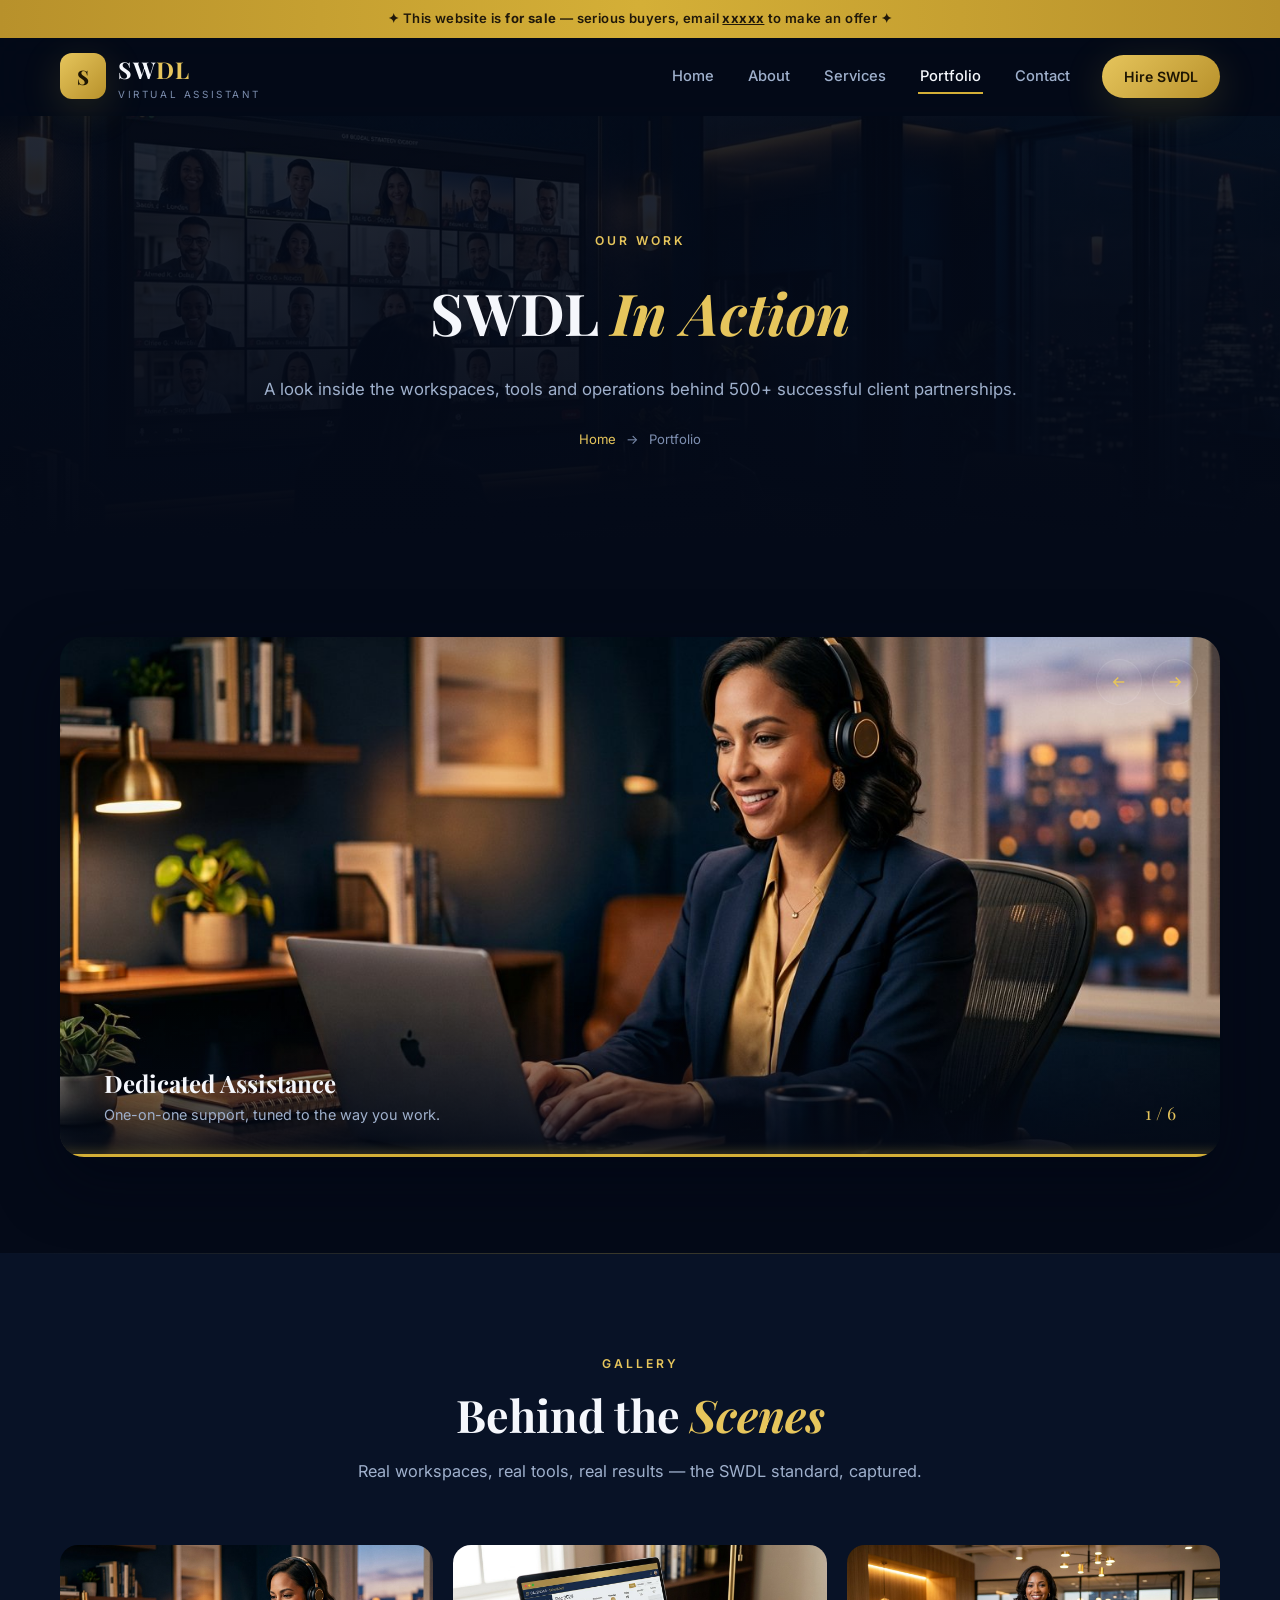
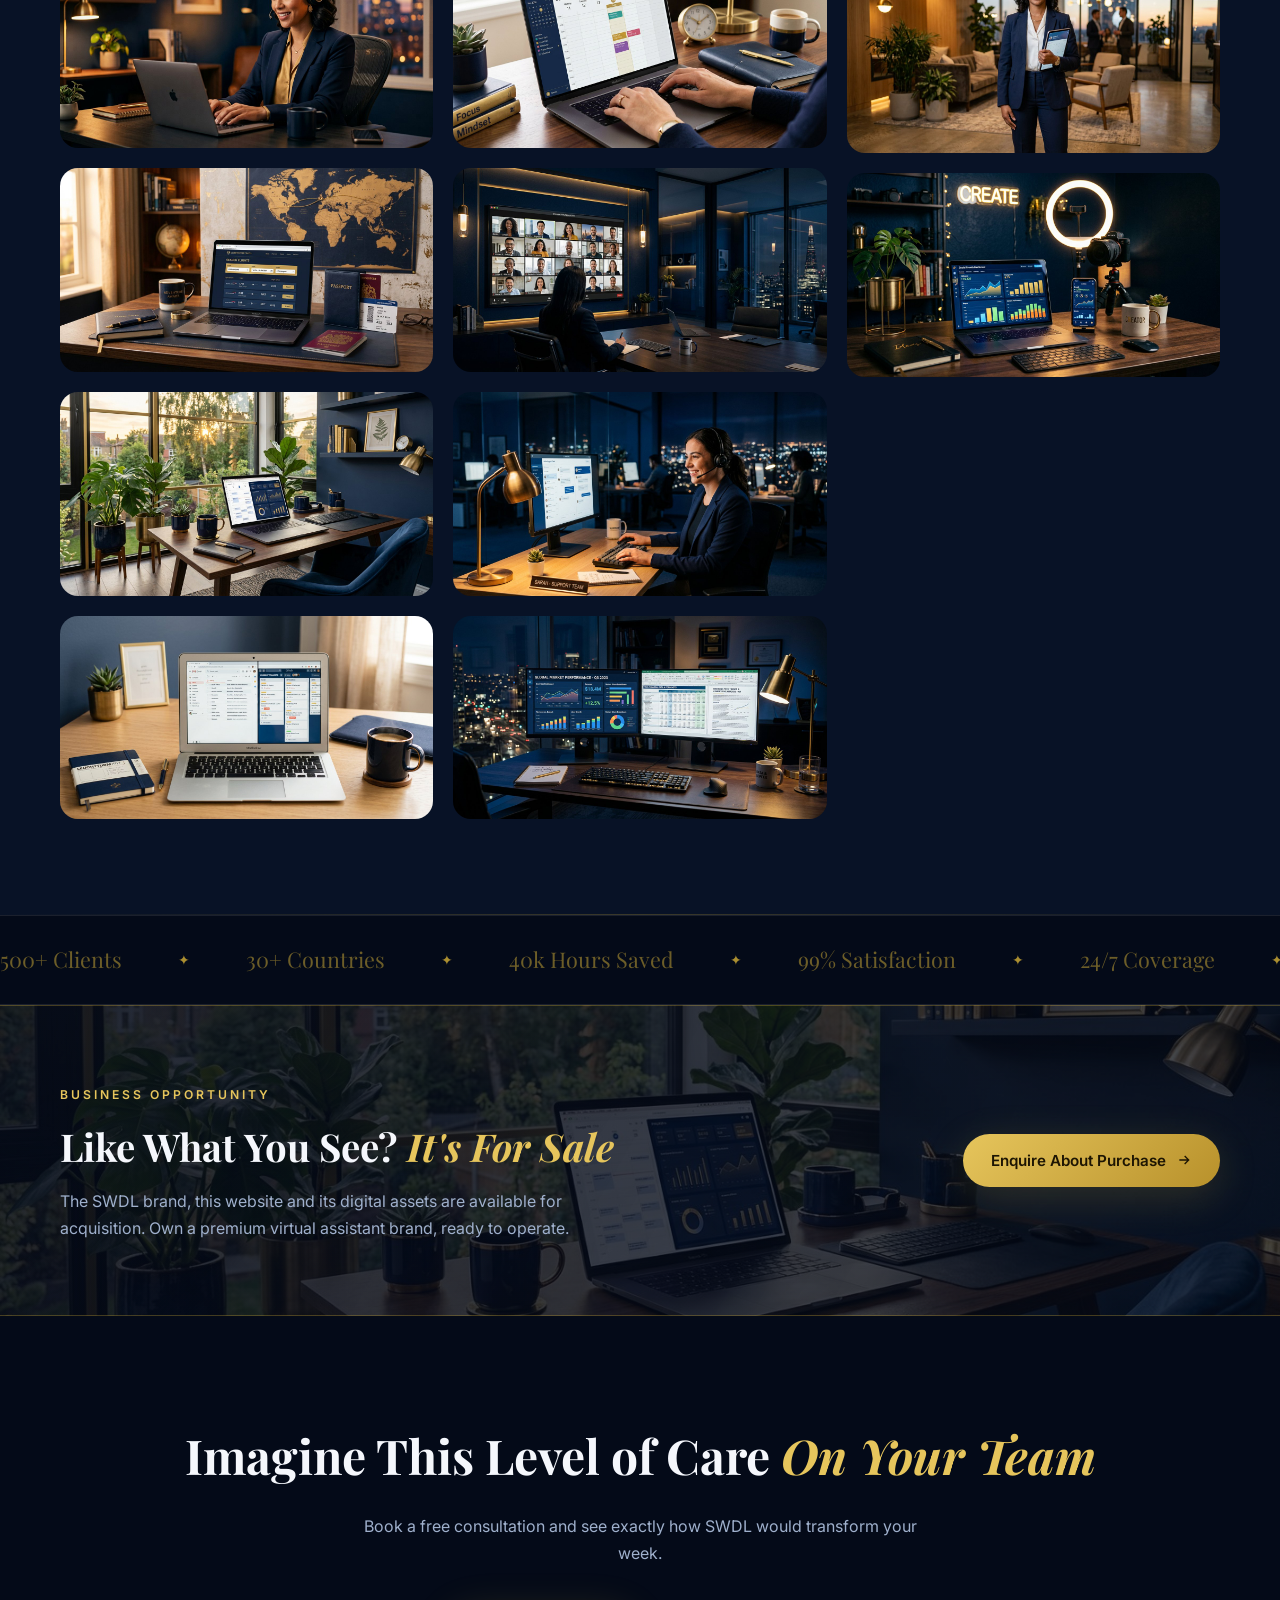
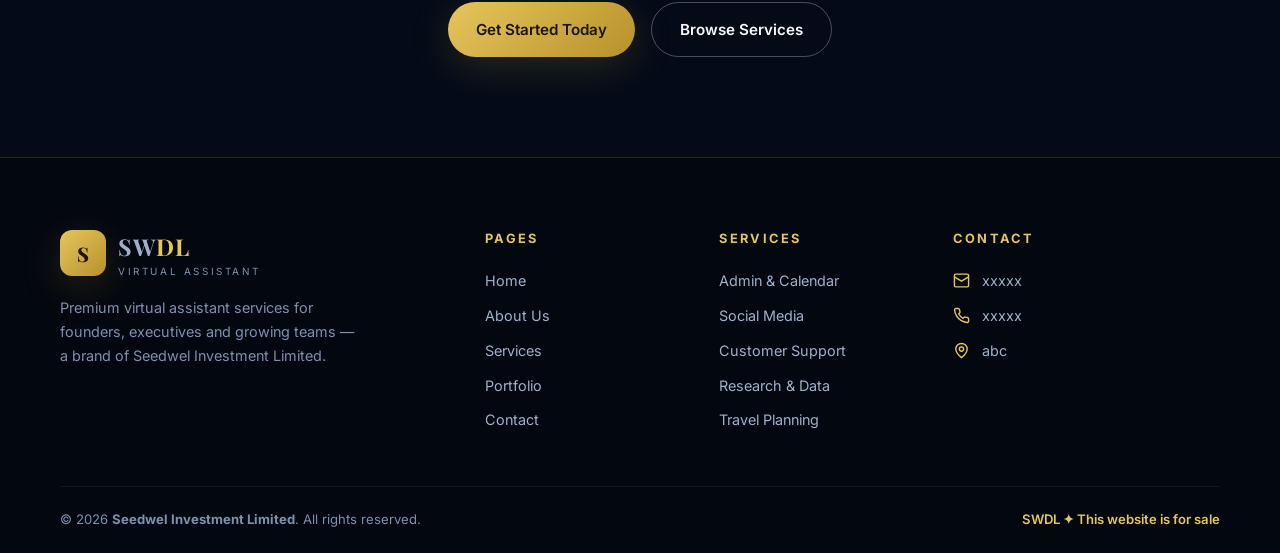
<file: portfolio.html>
<!DOCTYPE html>
<html lang="en">
<head>
  <meta charset="UTF-8" />
  <meta name="viewport" content="width=device-width, initial-scale=1.0" />
  <title>Portfolio — SWDL Virtual Assistant | Seedwel Investment Limited</title>
  <meta name="description" content="See SWDL in action — a gallery of our virtual assistant work environments, tools and client support operations." />
  <link rel="icon" type="image/svg+xml" href="images/favicon.svg" />
  <link rel="preconnect" href="https://fonts.googleapis.com" />
  <link rel="preconnect" href="https://fonts.gstatic.com" crossorigin />
  <link href="https://fonts.googleapis.com/css2?family=Inter:wght@400;500;600;700&family=Playfair+Display:ital,wght@0,500;0,600;0,700;0,800;1,500&display=swap" rel="stylesheet" />
  <link rel="stylesheet" href="css/style.css" />
</head>
<body>

  <div class="announcement-bar">
    ✦ This website is <strong>for sale</strong> — serious buyers, email <a href="mailto:xxxxx">xxxxx</a> to make an offer ✦
  </div>

  <header class="site-header">
    <div class="container nav">
      <a class="brand" href="index.html">
        <span class="brand-mark">S</span>
        <span>
          <span class="brand-name">SW<em>DL</em></span>
          <span class="brand-tag">Virtual Assistant</span>
        </span>
      </a>
      <nav class="nav-links" id="nav-links">
        <a class="nav-link" href="index.html">Home</a>
        <a class="nav-link" href="about.html">About</a>
        <a class="nav-link" href="services.html">Services</a>
        <a class="nav-link active" href="portfolio.html">Portfolio</a>
        <a class="nav-link" href="contact.html">Contact</a>
        <a class="btn btn-gold btn-sm" href="contact.html">Hire SWDL</a>
      </nav>
      <button class="menu-toggle" aria-label="Toggle menu" aria-expanded="false">
        <span></span><span></span><span></span>
      </button>
    </div>
  </header>

  <main>

    <!-- ===== Page hero ===== -->
    <section class="page-hero">
      <div class="ph-bg"><img src="images/hero-3.jpg" alt="" /></div>
      <div class="container reveal">
        <span class="eyebrow">Our Work</span>
        <h1>SWDL <em>In Action</em></h1>
        <p>A look inside the workspaces, tools and operations behind 500+ successful client partnerships.</p>
        <nav class="breadcrumb"><a href="index.html">Home</a><span>→</span><span>Portfolio</span></nav>
      </div>
    </section>

    <!-- ===== Autoplay gallery slider ===== -->
    <section class="section">
      <div class="container">
        <div class="gallery-hero reveal" data-slider="gallery">
          <div class="g-track">
            <div class="g-slide">
              <img src="images/hero-1.jpg" alt="Dedicated one-on-one virtual assistance" />
              <div class="g-caption">
                <div>
                  <h3>Dedicated Assistance</h3>
                  <p>One-on-one support, tuned to the way you work.</p>
                </div>
                <span class="g-count">1 / 6</span>
              </div>
            </div>
            <div class="g-slide">
              <img src="images/service-admin.jpg" alt="Executive calendar management" />
              <div class="g-caption">
                <div>
                  <h3>Executive Calendar Management</h3>
                  <p>Every meeting in the right place, at the right time.</p>
                </div>
                <span class="g-count">2 / 6</span>
              </div>
            </div>
            <div class="g-slide">
              <img src="images/service-social.jpg" alt="Social media growth campaigns" />
              <div class="g-caption">
                <div>
                  <h3>Social Media Growth</h3>
                  <p>Consistent, on-brand content across every platform.</p>
                </div>
                <span class="g-count">3 / 6</span>
              </div>
            </div>
            <div class="g-slide">
              <img src="images/service-support.jpg" alt="Customer care desk" />
              <div class="g-caption">
                <div>
                  <h3>Customer Care Desk</h3>
                  <p>Friendly, fast support that builds lasting loyalty.</p>
                </div>
                <span class="g-count">4 / 6</span>
              </div>
            </div>
            <div class="g-slide">
              <img src="images/service-data.jpg" alt="Research and reporting dashboards" />
              <div class="g-caption">
                <div>
                  <h3>Research &amp; Reporting</h3>
                  <p>Clean data and insight, delivered on schedule.</p>
                </div>
                <span class="g-count">5 / 6</span>
              </div>
            </div>
            <div class="g-slide">
              <img src="images/hero-3.jpg" alt="Remote team collaboration" />
              <div class="g-caption">
                <div>
                  <h3>Seamless Team Collaboration</h3>
                  <p>Plugged into your tools, calls and workflows.</p>
                </div>
                <span class="g-count">6 / 6</span>
              </div>
            </div>
          </div>
          <div class="g-nav">
            <button class="t-arrow" data-g="prev" aria-label="Previous image">
              <svg viewBox="0 0 24 24" fill="none" stroke="currentColor" stroke-width="2"><path d="M19 12H5M11 6l-6 6 6 6"/></svg>
            </button>
            <button class="t-arrow" data-g="next" aria-label="Next image">
              <svg viewBox="0 0 24 24" fill="none" stroke="currentColor" stroke-width="2"><path d="M5 12h14M13 6l6 6-6 6"/></svg>
            </button>
          </div>
          <span class="g-progress"></span>
        </div>
      </div>
    </section>

    <!-- ===== Masonry gallery ===== -->
    <section class="section section-alt">
      <div class="container">
        <div class="section-head reveal">
          <span class="eyebrow">Gallery</span>
          <h2 class="section-title">Behind the <em>Scenes</em></h2>
          <p class="section-sub">Real workspaces, real tools, real results — the SWDL standard, captured.</p>
        </div>
        <div class="masonry reveal">
          <div class="m-item"><img src="images/hero-1.jpg" alt="SWDL assistant on a client call" /><div class="m-overlay"><span>Client Care</span><h3>One-on-One Support</h3></div></div>
          <div class="m-item"><img src="images/service-travel.jpg" alt="Travel itinerary planning desk" /><div class="m-overlay"><span>Lifestyle</span><h3>Travel Planning</h3></div></div>
          <div class="m-item"><img src="images/hero-2.jpg" alt="Productive modern workspace" /><div class="m-overlay"><span>Workspace</span><h3>Productivity HQ</h3></div></div>
          <div class="m-item"><img src="images/service-inbox.jpg" alt="Inbox zero workflow" /><div class="m-overlay"><span>Communication</span><h3>Inbox Zero Workflow</h3></div></div>
          <div class="m-item"><img src="images/service-admin.jpg" alt="Calendar administration" /><div class="m-overlay"><span>Admin</span><h3>Calendar Control</h3></div></div>
          <div class="m-item"><img src="images/hero-3.jpg" alt="Distributed SWDL team" /><div class="m-overlay"><span>Teamwork</span><h3>Distributed Team</h3></div></div>
          <div class="m-item"><img src="images/service-support.jpg" alt="Customer support operations" /><div class="m-overlay"><span>Support</span><h3>Always-On Care</h3></div></div>
          <div class="m-item"><img src="images/service-data.jpg" alt="Data research dashboards" /><div class="m-overlay"><span>Research</span><h3>Data That Decides</h3></div></div>
          <div class="m-item"><img src="images/about.jpg" alt="SWDL brand professionalism" /><div class="m-overlay"><span>Brand</span><h3>The SWDL Standard</h3></div></div>
          <div class="m-item"><img src="images/service-social.jpg" alt="Social media analytics" /><div class="m-overlay"><span>Marketing</span><h3>Social Growth</h3></div></div>
        </div>
      </div>
    </section>

    <!-- ===== Marquee ===== -->
    <div class="marquee" aria-hidden="true">
      <div class="marquee-track">
        <span>500+ Clients</span><span>30+ Countries</span><span>40k Hours Saved</span><span>99% Satisfaction</span><span>24/7 Coverage</span>
        <span>500+ Clients</span><span>30+ Countries</span><span>40k Hours Saved</span><span>99% Satisfaction</span><span>24/7 Coverage</span>
      </div>
    </div>

    <!-- ===== For sale banner ===== -->
    <section class="sale-banner">
      <div class="container sale-inner">
        <div>
          <span class="eyebrow">Business Opportunity</span>
          <h2>Like What You See? <em>It's For Sale</em></h2>
          <p>The SWDL brand, this website and its digital assets are available for acquisition. Own a premium virtual assistant brand, ready to operate.</p>
        </div>
        <a class="btn btn-gold" href="contact.html">
          Enquire About Purchase
          <svg viewBox="0 0 24 24" fill="none" stroke="currentColor" stroke-width="2"><path d="M5 12h14M13 6l6 6-6 6"/></svg>
        </a>
      </div>
    </section>

    <!-- ===== CTA ===== -->
    <section class="section cta-band">
      <div class="container reveal">
        <h2>Imagine This Level of Care <em>On Your Team</em></h2>
        <p>Book a free consultation and see exactly how SWDL would transform your week.</p>
        <div class="cta-actions">
          <a class="btn btn-gold" href="contact.html">Get Started Today</a>
          <a class="btn btn-outline" href="services.html">Browse Services</a>
        </div>
      </div>
    </section>

  </main>

  <footer class="site-footer">
    <div class="container footer-grid">
      <div class="footer-col footer-brand">
        <a class="brand" href="index.html">
          <span class="brand-mark">S</span>
          <span>
            <span class="brand-name">SW<em>DL</em></span>
            <span class="brand-tag">Virtual Assistant</span>
          </span>
        </a>
        <p>Premium virtual assistant services for founders, executives and growing teams — a brand of Seedwel Investment Limited.</p>
      </div>
      <div class="footer-col">
        <h4>Pages</h4>
        <ul>
          <li><a href="index.html">Home</a></li>
          <li><a href="about.html">About Us</a></li>
          <li><a href="services.html">Services</a></li>
          <li><a href="portfolio.html">Portfolio</a></li>
          <li><a href="contact.html">Contact</a></li>
        </ul>
      </div>
      <div class="footer-col">
        <h4>Services</h4>
        <ul>
          <li><a href="services.html">Admin &amp; Calendar</a></li>
          <li><a href="services.html">Social Media</a></li>
          <li><a href="services.html">Customer Support</a></li>
          <li><a href="services.html">Research &amp; Data</a></li>
          <li><a href="services.html">Travel Planning</a></li>
        </ul>
      </div>
      <div class="footer-col">
        <h4>Contact</h4>
        <ul class="footer-contact">
          <li>
            <svg viewBox="0 0 24 24" fill="none" stroke="currentColor" stroke-width="2"><path d="M22 16.9V5a2 2 0 0 0-2-2H4a2 2 0 0 0-2 2v14a2 2 0 0 0 2 2h16a2 2 0 0 0 2-2z"/><path d="M22 7l-10 6L2 7"/></svg>
            <a href="mailto:xxxxx">xxxxx</a>
          </li>
          <li>
            <svg viewBox="0 0 24 24" fill="none" stroke="currentColor" stroke-width="2"><path d="M22 16.9v3a2 2 0 0 1-2.2 2 19.8 19.8 0 0 1-8.6-3 19.5 19.5 0 0 1-6-6 19.8 19.8 0 0 1-3-8.7A2 2 0 0 1 4.1 2h3a2 2 0 0 1 2 1.7c.1 1 .4 2 .7 2.8a2 2 0 0 1-.5 2.1L8.1 9.9a16 16 0 0 0 6 6l1.3-1.2a2 2 0 0 1 2.1-.5c.9.3 1.9.6 2.8.7a2 2 0 0 1 1.7 2z"/></svg>
            <span>xxxxx</span>
          </li>
          <li>
            <svg viewBox="0 0 24 24" fill="none" stroke="currentColor" stroke-width="2"><path d="M20 10c0 6-8 12-8 12S4 16 4 10a8 8 0 0 1 16 0z"/><circle cx="12" cy="10" r="3"/></svg>
            <span>abc</span>
          </li>
        </ul>
      </div>
    </div>
    <div class="container footer-bottom">
      <p>© <span data-year>2026</span> <strong>Seedwel Investment Limited</strong>. All rights reserved.</p>
      <p class="sale-tag">SWDL ✦ This website is for sale</p>
    </div>
  </footer>

  <button class="back-to-top" aria-label="Back to top">
    <svg viewBox="0 0 24 24" fill="none" stroke="currentColor" stroke-width="2.4"><path d="M12 19V5M5 12l7-7 7 7"/></svg>
  </button>

  <script src="js/main.js"></script>
</body>
</html>
</file>
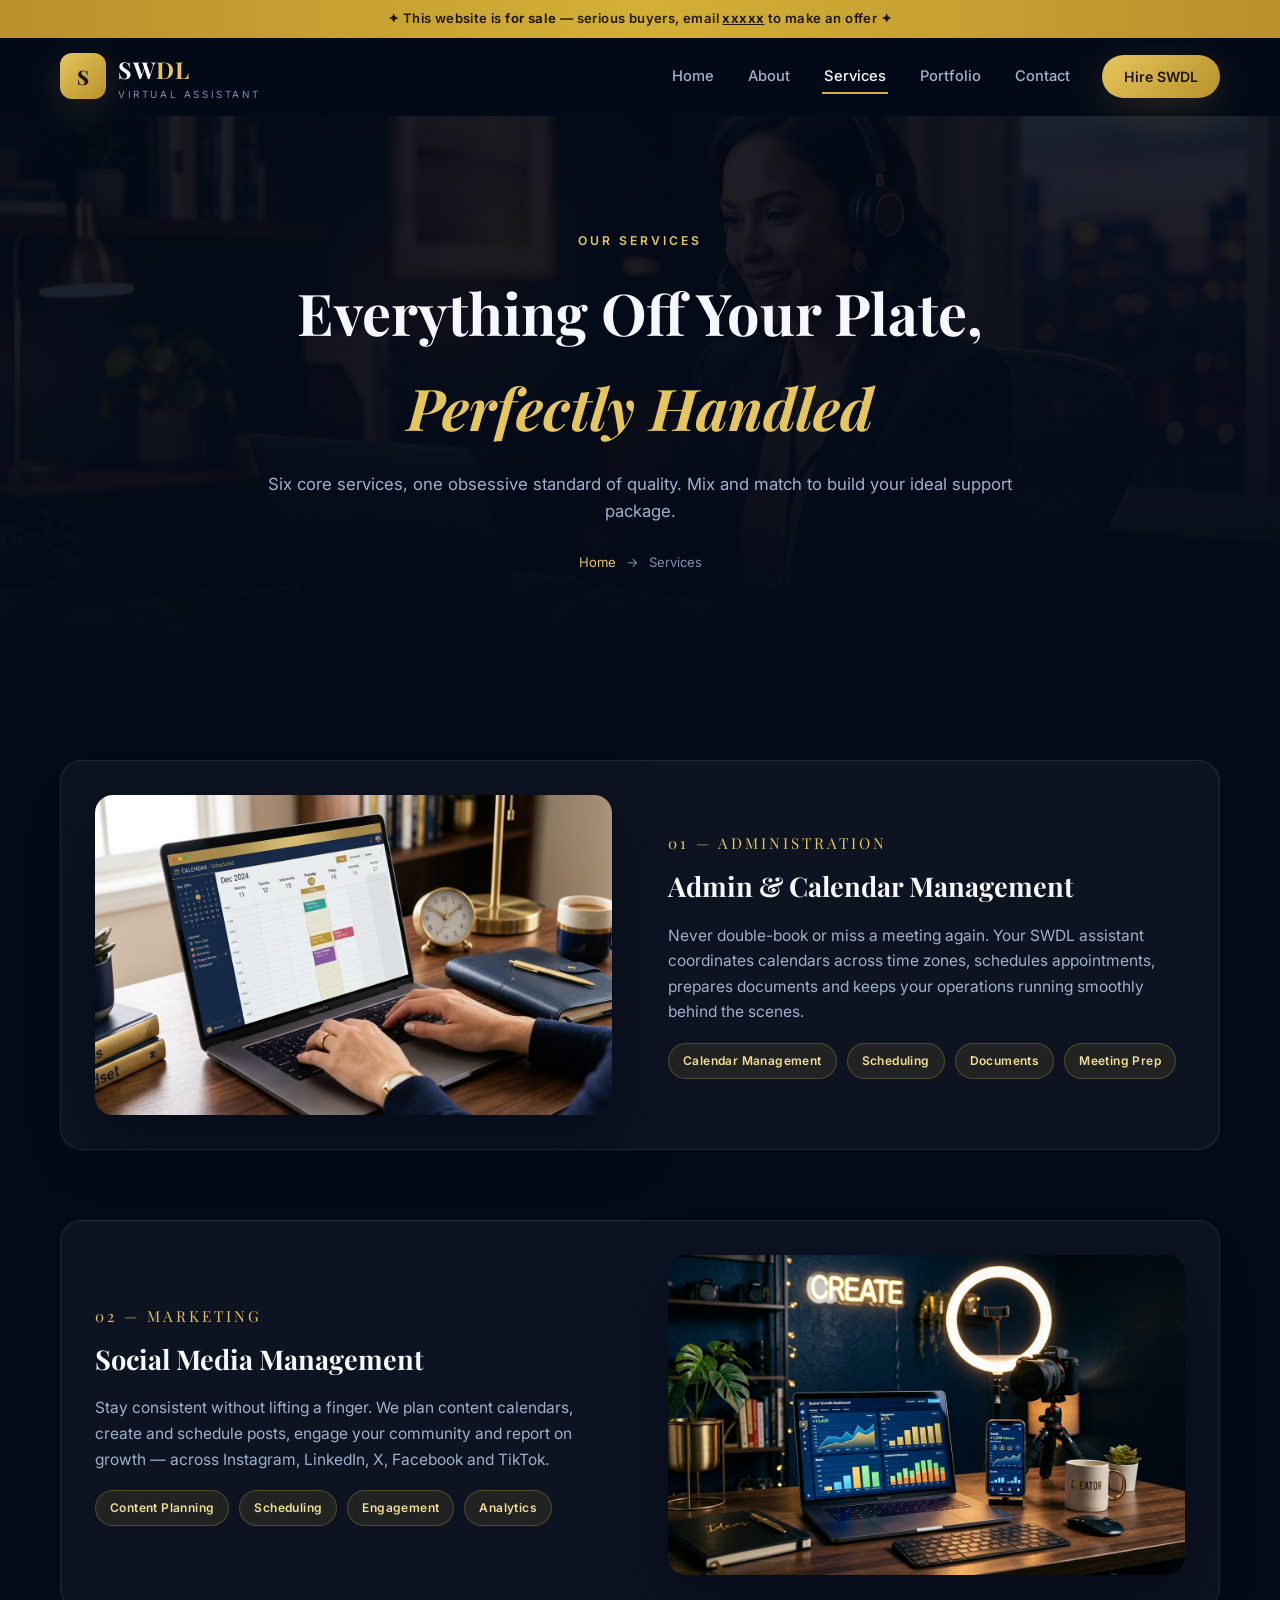
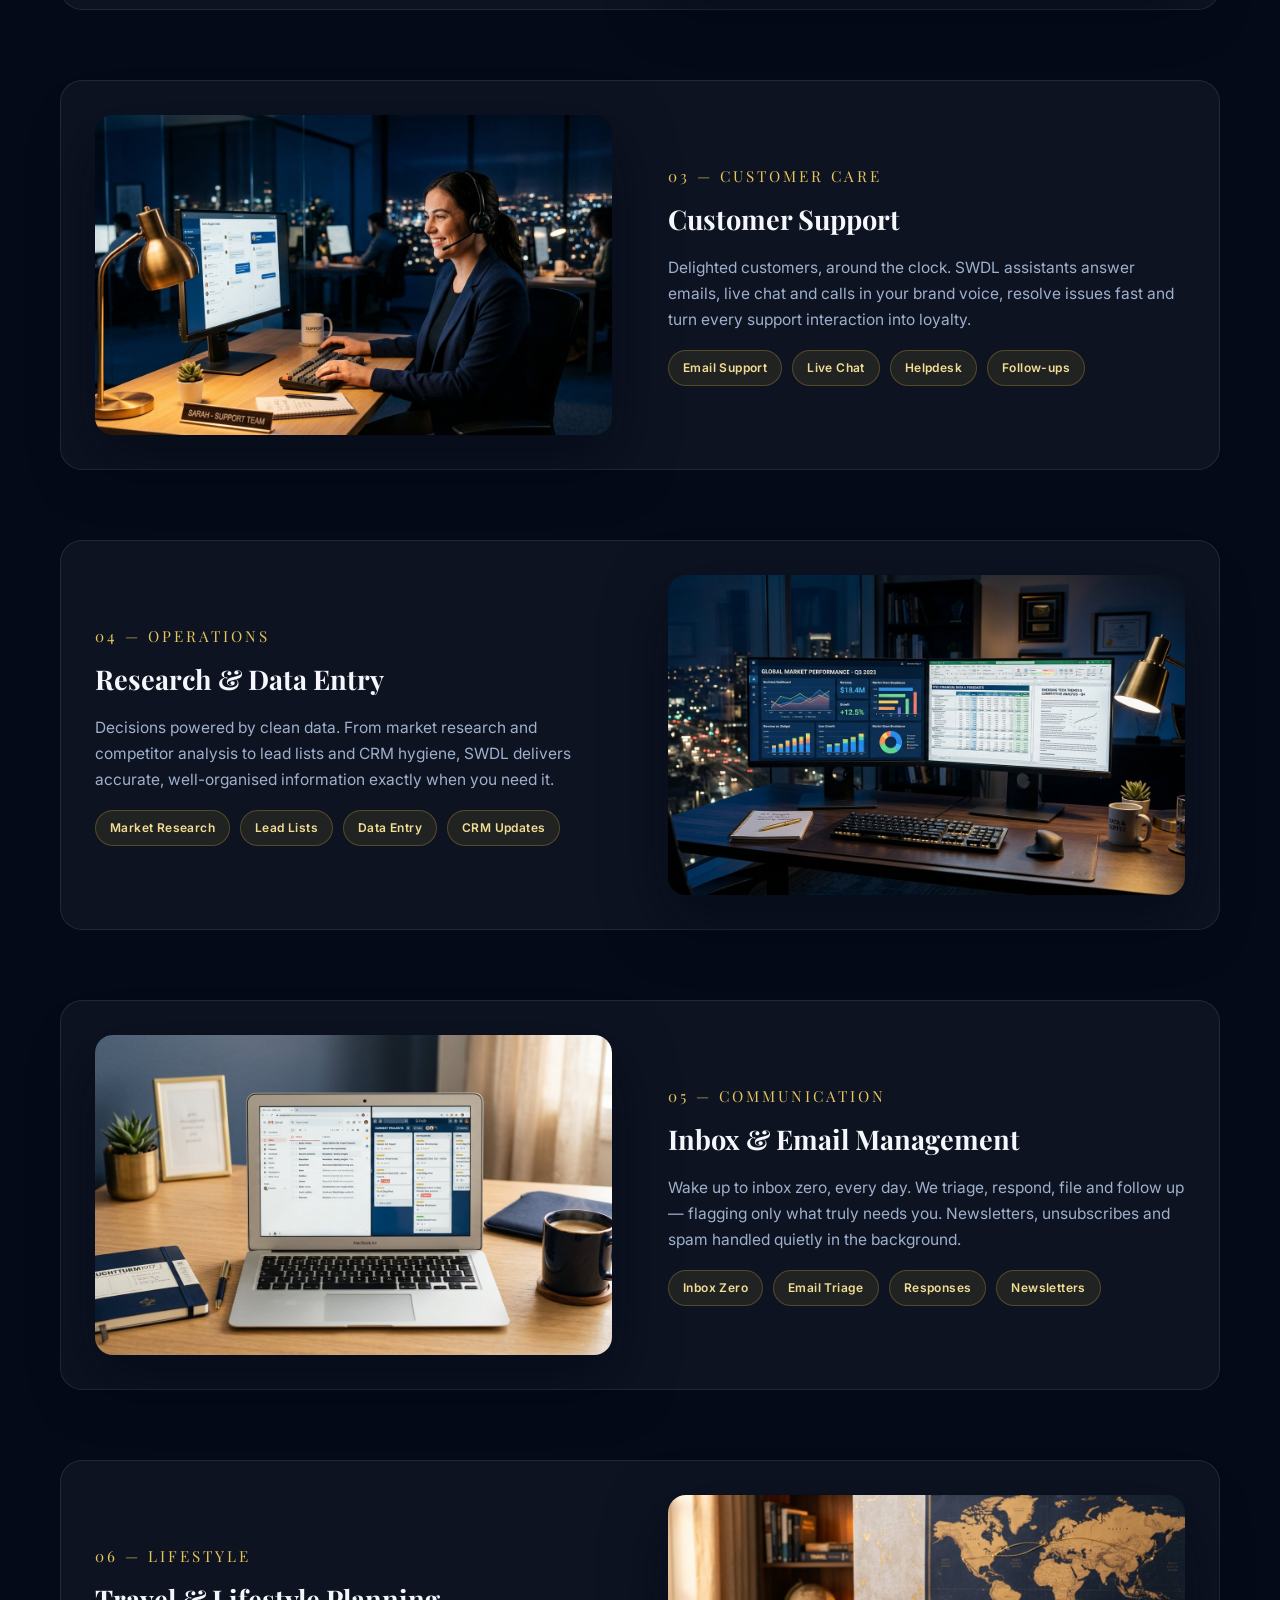
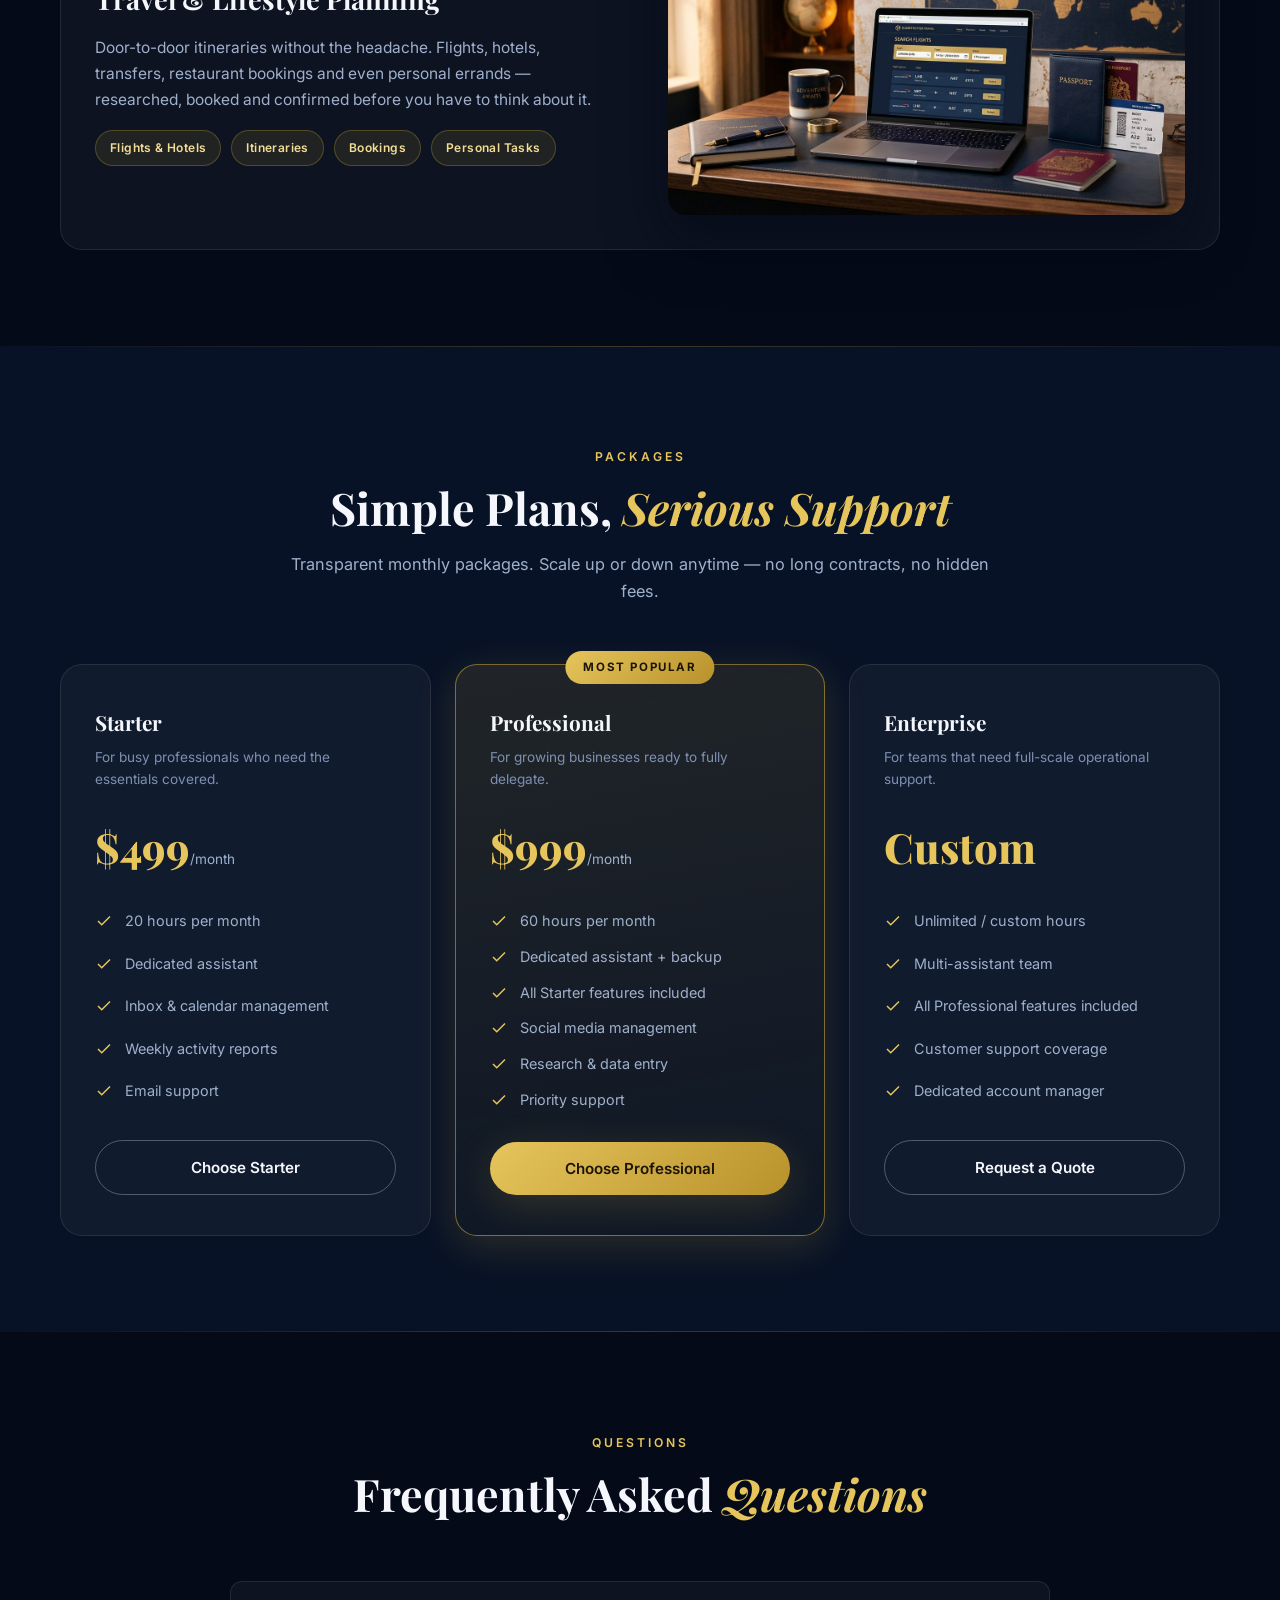
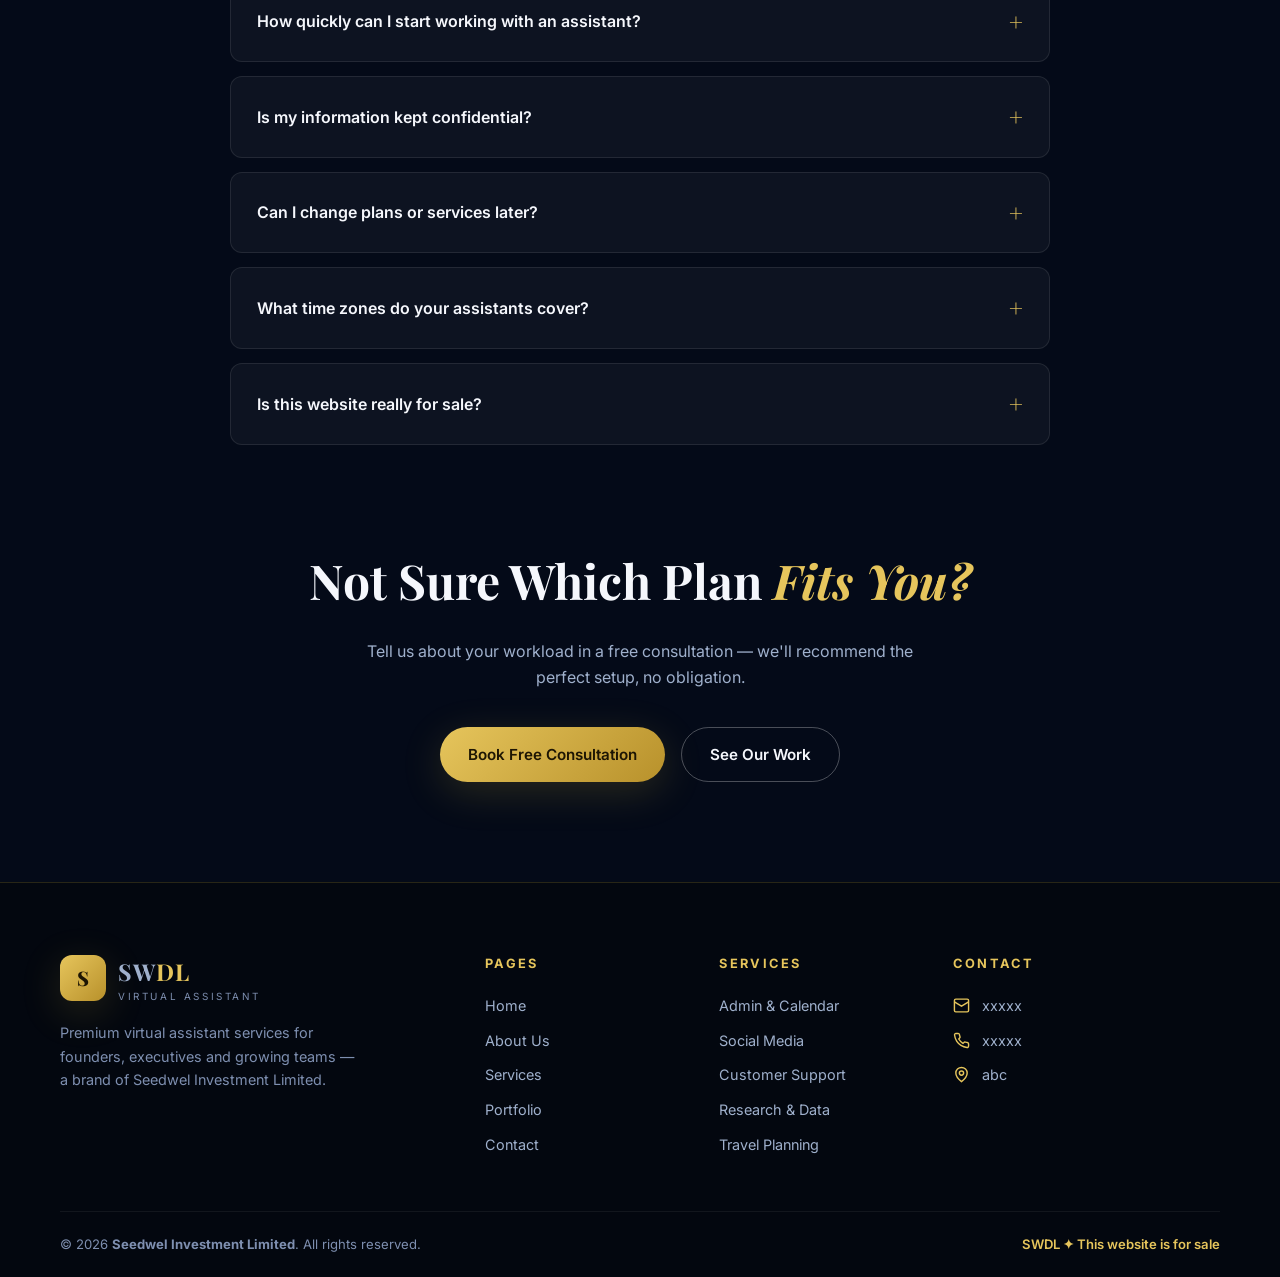
<file: services.html>
<!DOCTYPE html>
<html lang="en">
<head>
  <meta charset="UTF-8" />
  <meta name="viewport" content="width=device-width, initial-scale=1.0" />
  <title>Services — SWDL Virtual Assistant | Seedwel Investment Limited</title>
  <meta name="description" content="Explore SWDL virtual assistant services: admin & calendar management, social media, customer support, research, inbox management and travel planning." />
  <link rel="icon" type="image/svg+xml" href="images/favicon.svg" />
  <link rel="preconnect" href="https://fonts.googleapis.com" />
  <link rel="preconnect" href="https://fonts.gstatic.com" crossorigin />
  <link href="https://fonts.googleapis.com/css2?family=Inter:wght@400;500;600;700&family=Playfair+Display:ital,wght@0,500;0,600;0,700;0,800;1,500&display=swap" rel="stylesheet" />
  <link rel="stylesheet" href="css/style.css" />
</head>
<body>

  <div class="announcement-bar">
    ✦ This website is <strong>for sale</strong> — serious buyers, email <a href="mailto:xxxxx">xxxxx</a> to make an offer ✦
  </div>

  <header class="site-header">
    <div class="container nav">
      <a class="brand" href="index.html">
        <span class="brand-mark">S</span>
        <span>
          <span class="brand-name">SW<em>DL</em></span>
          <span class="brand-tag">Virtual Assistant</span>
        </span>
      </a>
      <nav class="nav-links" id="nav-links">
        <a class="nav-link" href="index.html">Home</a>
        <a class="nav-link" href="about.html">About</a>
        <a class="nav-link active" href="services.html">Services</a>
        <a class="nav-link" href="portfolio.html">Portfolio</a>
        <a class="nav-link" href="contact.html">Contact</a>
        <a class="btn btn-gold btn-sm" href="contact.html">Hire SWDL</a>
      </nav>
      <button class="menu-toggle" aria-label="Toggle menu" aria-expanded="false">
        <span></span><span></span><span></span>
      </button>
    </div>
  </header>

  <main>

    <!-- ===== Page hero ===== -->
    <section class="page-hero">
      <div class="ph-bg"><img src="images/hero-1.jpg" alt="" /></div>
      <div class="container reveal">
        <span class="eyebrow">Our Services</span>
        <h1>Everything Off Your Plate, <em>Perfectly Handled</em></h1>
        <p>Six core services, one obsessive standard of quality. Mix and match to build your ideal support package.</p>
        <nav class="breadcrumb"><a href="index.html">Home</a><span>→</span><span>Services</span></nav>
      </div>
    </section>

    <!-- ===== Service rows ===== -->
    <section class="section">
      <div class="container svc-list">

        <div class="svc-row reveal">
          <div class="svc-media"><img src="images/service-admin.jpg" alt="Calendar and schedule management at SWDL" /></div>
          <div class="svc-body">
            <span class="svc-num">01 — ADMINISTRATION</span>
            <h3>Admin &amp; Calendar Management</h3>
            <p>Never double-book or miss a meeting again. Your SWDL assistant coordinates calendars across time zones, schedules appointments, prepares documents and keeps your operations running smoothly behind the scenes.</p>
            <div class="svc-tags">
              <span>Calendar Management</span><span>Scheduling</span><span>Documents</span><span>Meeting Prep</span>
            </div>
          </div>
        </div>

        <div class="svc-row reveal">
          <div class="svc-media"><img src="images/service-social.jpg" alt="Social media management and analytics" /></div>
          <div class="svc-body">
            <span class="svc-num">02 — MARKETING</span>
            <h3>Social Media Management</h3>
            <p>Stay consistent without lifting a finger. We plan content calendars, create and schedule posts, engage your community and report on growth — across Instagram, LinkedIn, X, Facebook and TikTok.</p>
            <div class="svc-tags">
              <span>Content Planning</span><span>Scheduling</span><span>Engagement</span><span>Analytics</span>
            </div>
          </div>
        </div>

        <div class="svc-row reveal">
          <div class="svc-media"><img src="images/service-support.jpg" alt="SWDL customer support specialist" /></div>
          <div class="svc-body">
            <span class="svc-num">03 — CUSTOMER CARE</span>
            <h3>Customer Support</h3>
            <p>Delighted customers, around the clock. SWDL assistants answer emails, live chat and calls in your brand voice, resolve issues fast and turn every support interaction into loyalty.</p>
            <div class="svc-tags">
              <span>Email Support</span><span>Live Chat</span><span>Helpdesk</span><span>Follow-ups</span>
            </div>
          </div>
        </div>

        <div class="svc-row reveal">
          <div class="svc-media"><img src="images/service-data.jpg" alt="Research and data analysis dashboards" /></div>
          <div class="svc-body">
            <span class="svc-num">04 — OPERATIONS</span>
            <h3>Research &amp; Data Entry</h3>
            <p>Decisions powered by clean data. From market research and competitor analysis to lead lists and CRM hygiene, SWDL delivers accurate, well-organised information exactly when you need it.</p>
            <div class="svc-tags">
              <span>Market Research</span><span>Lead Lists</span><span>Data Entry</span><span>CRM Updates</span>
            </div>
          </div>
        </div>

        <div class="svc-row reveal">
          <div class="svc-media"><img src="images/service-inbox.jpg" alt="Organised inbox management" /></div>
          <div class="svc-body">
            <span class="svc-num">05 — COMMUNICATION</span>
            <h3>Inbox &amp; Email Management</h3>
            <p>Wake up to inbox zero, every day. We triage, respond, file and follow up — flagging only what truly needs you. Newsletters, unsubscribes and spam handled quietly in the background.</p>
            <div class="svc-tags">
              <span>Inbox Zero</span><span>Email Triage</span><span>Responses</span><span>Newsletters</span>
            </div>
          </div>
        </div>

        <div class="svc-row reveal">
          <div class="svc-media"><img src="images/service-travel.jpg" alt="Travel planning and itinerary services" /></div>
          <div class="svc-body">
            <span class="svc-num">06 — LIFESTYLE</span>
            <h3>Travel &amp; Lifestyle Planning</h3>
            <p>Door-to-door itineraries without the headache. Flights, hotels, transfers, restaurant bookings and even personal errands — researched, booked and confirmed before you have to think about it.</p>
            <div class="svc-tags">
              <span>Flights &amp; Hotels</span><span>Itineraries</span><span>Bookings</span><span>Personal Tasks</span>
            </div>
          </div>
        </div>

      </div>
    </section>

    <!-- ===== Pricing ===== -->
    <section class="section section-alt">
      <div class="container">
        <div class="section-head reveal">
          <span class="eyebrow">Packages</span>
          <h2 class="section-title">Simple Plans, <em>Serious Support</em></h2>
          <p class="section-sub">Transparent monthly packages. Scale up or down anytime — no long contracts, no hidden fees.</p>
        </div>
        <div class="pricing">
          <div class="price-card reveal">
            <h3>Starter</h3>
            <p class="p-desc">For busy professionals who need the essentials covered.</p>
            <div class="p-price">$499<small>/month</small></div>
            <ul class="p-features">
              <li><svg viewBox="0 0 24 24" fill="none" stroke="currentColor" stroke-width="2"><path d="M20 6L9 17l-5-5"/></svg><span>20 hours per month</span></li>
              <li><svg viewBox="0 0 24 24" fill="none" stroke="currentColor" stroke-width="2"><path d="M20 6L9 17l-5-5"/></svg><span>Dedicated assistant</span></li>
              <li><svg viewBox="0 0 24 24" fill="none" stroke="currentColor" stroke-width="2"><path d="M20 6L9 17l-5-5"/></svg><span>Inbox &amp; calendar management</span></li>
              <li><svg viewBox="0 0 24 24" fill="none" stroke="currentColor" stroke-width="2"><path d="M20 6L9 17l-5-5"/></svg><span>Weekly activity reports</span></li>
              <li><svg viewBox="0 0 24 24" fill="none" stroke="currentColor" stroke-width="2"><path d="M20 6L9 17l-5-5"/></svg><span>Email support</span></li>
            </ul>
            <a class="btn btn-outline" href="contact.html">Choose Starter</a>
          </div>
          <div class="price-card popular reveal reveal-delay-1">
            <span class="popular-tag">Most Popular</span>
            <h3>Professional</h3>
            <p class="p-desc">For growing businesses ready to fully delegate.</p>
            <div class="p-price">$999<small>/month</small></div>
            <ul class="p-features">
              <li><svg viewBox="0 0 24 24" fill="none" stroke="currentColor" stroke-width="2"><path d="M20 6L9 17l-5-5"/></svg><span>60 hours per month</span></li>
              <li><svg viewBox="0 0 24 24" fill="none" stroke="currentColor" stroke-width="2"><path d="M20 6L9 17l-5-5"/></svg><span>Dedicated assistant + backup</span></li>
              <li><svg viewBox="0 0 24 24" fill="none" stroke="currentColor" stroke-width="2"><path d="M20 6L9 17l-5-5"/></svg><span>All Starter features included</span></li>
              <li><svg viewBox="0 0 24 24" fill="none" stroke="currentColor" stroke-width="2"><path d="M20 6L9 17l-5-5"/></svg><span>Social media management</span></li>
              <li><svg viewBox="0 0 24 24" fill="none" stroke="currentColor" stroke-width="2"><path d="M20 6L9 17l-5-5"/></svg><span>Research &amp; data entry</span></li>
              <li><svg viewBox="0 0 24 24" fill="none" stroke="currentColor" stroke-width="2"><path d="M20 6L9 17l-5-5"/></svg><span>Priority support</span></li>
            </ul>
            <a class="btn btn-gold" href="contact.html">Choose Professional</a>
          </div>
          <div class="price-card reveal reveal-delay-2">
            <h3>Enterprise</h3>
            <p class="p-desc">For teams that need full-scale operational support.</p>
            <div class="p-price">Custom</div>
            <ul class="p-features">
              <li><svg viewBox="0 0 24 24" fill="none" stroke="currentColor" stroke-width="2"><path d="M20 6L9 17l-5-5"/></svg><span>Unlimited / custom hours</span></li>
              <li><svg viewBox="0 0 24 24" fill="none" stroke="currentColor" stroke-width="2"><path d="M20 6L9 17l-5-5"/></svg><span>Multi-assistant team</span></li>
              <li><svg viewBox="0 0 24 24" fill="none" stroke="currentColor" stroke-width="2"><path d="M20 6L9 17l-5-5"/></svg><span>All Professional features included</span></li>
              <li><svg viewBox="0 0 24 24" fill="none" stroke="currentColor" stroke-width="2"><path d="M20 6L9 17l-5-5"/></svg><span>Customer support coverage</span></li>
              <li><svg viewBox="0 0 24 24" fill="none" stroke="currentColor" stroke-width="2"><path d="M20 6L9 17l-5-5"/></svg><span>Dedicated account manager</span></li>
            </ul>
            <a class="btn btn-outline" href="contact.html">Request a Quote</a>
          </div>
        </div>
      </div>
    </section>

    <!-- ===== FAQ ===== -->
    <section class="section">
      <div class="container">
        <div class="section-head reveal">
          <span class="eyebrow">Questions</span>
          <h2 class="section-title">Frequently Asked <em>Questions</em></h2>
        </div>
        <div class="faq reveal">
          <details>
            <summary>How quickly can I start working with an assistant?</summary>
            <p>Most clients are matched and onboarded within 48 hours of their discovery call. Complex enterprise setups may take up to one week.</p>
          </details>
          <details>
            <summary>Is my information kept confidential?</summary>
            <p>Absolutely. Every SWDL engagement includes a signed NDA, encrypted password management and strict access controls. Confidentiality is our first value for a reason.</p>
          </details>
          <details>
            <summary>Can I change plans or services later?</summary>
            <p>Yes — hours and services can be scaled up or down at the start of any billing month. Many clients start small and expand as trust grows.</p>
          </details>
          <details>
            <summary>What time zones do your assistants cover?</summary>
            <p>Our distributed team covers all major time zones. We match you with an assistant whose working hours overlap yours as much as you need.</p>
          </details>
          <details>
            <summary>Is this website really for sale?</summary>
            <p>Yes. The SWDL website, brand and digital assets are available for acquisition. Contact us at <a href="mailto:xxxxx" style="color: var(--gold-400);">xxxxx</a> to discuss the opportunity.</p>
          </details>
        </div>
      </div>
    </section>

    <!-- ===== CTA ===== -->
    <section class="section cta-band" style="padding-top: 0;">
      <div class="container reveal">
        <h2>Not Sure Which Plan <em>Fits You?</em></h2>
        <p>Tell us about your workload in a free consultation — we'll recommend the perfect setup, no obligation.</p>
        <div class="cta-actions">
          <a class="btn btn-gold" href="contact.html">Book Free Consultation</a>
          <a class="btn btn-outline" href="portfolio.html">See Our Work</a>
        </div>
      </div>
    </section>

  </main>

  <footer class="site-footer">
    <div class="container footer-grid">
      <div class="footer-col footer-brand">
        <a class="brand" href="index.html">
          <span class="brand-mark">S</span>
          <span>
            <span class="brand-name">SW<em>DL</em></span>
            <span class="brand-tag">Virtual Assistant</span>
          </span>
        </a>
        <p>Premium virtual assistant services for founders, executives and growing teams — a brand of Seedwel Investment Limited.</p>
      </div>
      <div class="footer-col">
        <h4>Pages</h4>
        <ul>
          <li><a href="index.html">Home</a></li>
          <li><a href="about.html">About Us</a></li>
          <li><a href="services.html">Services</a></li>
          <li><a href="portfolio.html">Portfolio</a></li>
          <li><a href="contact.html">Contact</a></li>
        </ul>
      </div>
      <div class="footer-col">
        <h4>Services</h4>
        <ul>
          <li><a href="services.html">Admin &amp; Calendar</a></li>
          <li><a href="services.html">Social Media</a></li>
          <li><a href="services.html">Customer Support</a></li>
          <li><a href="services.html">Research &amp; Data</a></li>
          <li><a href="services.html">Travel Planning</a></li>
        </ul>
      </div>
      <div class="footer-col">
        <h4>Contact</h4>
        <ul class="footer-contact">
          <li>
            <svg viewBox="0 0 24 24" fill="none" stroke="currentColor" stroke-width="2"><path d="M22 16.9V5a2 2 0 0 0-2-2H4a2 2 0 0 0-2 2v14a2 2 0 0 0 2 2h16a2 2 0 0 0 2-2z"/><path d="M22 7l-10 6L2 7"/></svg>
            <a href="mailto:xxxxx">xxxxx</a>
          </li>
          <li>
            <svg viewBox="0 0 24 24" fill="none" stroke="currentColor" stroke-width="2"><path d="M22 16.9v3a2 2 0 0 1-2.2 2 19.8 19.8 0 0 1-8.6-3 19.5 19.5 0 0 1-6-6 19.8 19.8 0 0 1-3-8.7A2 2 0 0 1 4.1 2h3a2 2 0 0 1 2 1.7c.1 1 .4 2 .7 2.8a2 2 0 0 1-.5 2.1L8.1 9.9a16 16 0 0 0 6 6l1.3-1.2a2 2 0 0 1 2.1-.5c.9.3 1.9.6 2.8.7a2 2 0 0 1 1.7 2z"/></svg>
            <span>xxxxx</span>
          </li>
          <li>
            <svg viewBox="0 0 24 24" fill="none" stroke="currentColor" stroke-width="2"><path d="M20 10c0 6-8 12-8 12S4 16 4 10a8 8 0 0 1 16 0z"/><circle cx="12" cy="10" r="3"/></svg>
            <span>abc</span>
          </li>
        </ul>
      </div>
    </div>
    <div class="container footer-bottom">
      <p>© <span data-year>2026</span> <strong>Seedwel Investment Limited</strong>. All rights reserved.</p>
      <p class="sale-tag">SWDL ✦ This website is for sale</p>
    </div>
  </footer>

  <button class="back-to-top" aria-label="Back to top">
    <svg viewBox="0 0 24 24" fill="none" stroke="currentColor" stroke-width="2.4"><path d="M12 19V5M5 12l7-7 7 7"/></svg>
  </button>

  <script src="js/main.js"></script>
</body>
</html>
</file>
<file: css/style.css>
/* ============================================================
   SWDL — Virtual Assistant Portfolio
   © 2026 Seedwel Investment Limited. All rights reserved.
   ============================================================ */

:root {
  --navy-950: #040a18;
  --navy-900: #081226;
  --navy-850: #0b1730;
  --navy-800: #0e1d3d;
  --navy-700: #15295a;
  --gold-600: #b8912b;
  --gold-500: #d4af37;
  --gold-400: #e6c55c;
  --gold-300: #f2dd96;
  --white: #f5f7fc;
  --muted: #9fb0cc;
  --muted-2: #7e8fb0;
  --card: rgba(255, 255, 255, 0.04);
  --card-border: rgba(255, 255, 255, 0.09);
  --shadow-lg: 0 24px 60px rgba(2, 6, 18, 0.55);
  --shadow-gold: 0 10px 40px rgba(212, 175, 55, 0.18);
  --radius: 18px;
  --radius-sm: 12px;
  --font-head: 'Playfair Display', Georgia, serif;
  --font-body: 'Inter', -apple-system, 'Segoe UI', sans-serif;
  --header-h: 78px;
}

* { margin: 0; padding: 0; box-sizing: border-box; }

html { scroll-behavior: smooth; }

body {
  font-family: var(--font-body);
  background: var(--navy-950);
  color: var(--white);
  line-height: 1.65;
  -webkit-font-smoothing: antialiased;
  overflow-x: hidden;
}

img { max-width: 100%; display: block; }
a { color: inherit; text-decoration: none; }
ul { list-style: none; }

::selection { background: var(--gold-500); color: var(--navy-950); }

.container { width: min(1160px, 92%); margin: 0 auto; }

/* ---------- Announcement bar (for sale) ---------- */
.announcement-bar {
  background: linear-gradient(90deg, var(--gold-600), var(--gold-500), var(--gold-600));
  color: #20180a;
  font-size: 0.82rem;
  font-weight: 600;
  letter-spacing: 0.4px;
  text-align: center;
  padding: 8px 16px;
  position: relative;
  z-index: 60;
}
.announcement-bar a { text-decoration: underline; font-weight: 700; }
.announcement-bar a:hover { color: #000; }

/* ---------- Header ---------- */
.site-header {
  position: sticky;
  top: 0;
  z-index: 50;
  height: var(--header-h);
  display: flex;
  align-items: center;
  background: rgba(4, 10, 24, 0.72);
  backdrop-filter: blur(14px);
  -webkit-backdrop-filter: blur(14px);
  border-bottom: 1px solid transparent;
  transition: border-color 0.3s, background 0.3s;
}
.site-header.scrolled {
  background: rgba(4, 10, 24, 0.92);
  border-bottom-color: rgba(212, 175, 55, 0.18);
}
.nav { display: flex; align-items: center; justify-content: space-between; gap: 24px; }

.brand { display: flex; align-items: center; gap: 12px; }
.brand-mark {
  width: 46px; height: 46px;
  border-radius: 12px;
  display: grid; place-items: center;
  background: linear-gradient(135deg, var(--gold-400), var(--gold-600));
  color: #1d1503;
  font-family: var(--font-head);
  font-weight: 800;
  font-size: 1.25rem;
  box-shadow: var(--shadow-gold);
  flex-shrink: 0;
}
.brand-name { font-family: var(--font-head); font-weight: 700; font-size: 1.45rem; letter-spacing: 1px; }
.brand-name em { color: var(--gold-400); font-style: normal; }
.brand-tag { display: block; font-size: 0.62rem; letter-spacing: 2.6px; text-transform: uppercase; color: var(--muted-2); line-height: 1.2; }

.nav-links { display: flex; align-items: center; gap: 30px; }
.nav-link {
  font-size: 0.92rem;
  font-weight: 500;
  color: var(--muted);
  position: relative;
  padding: 6px 2px;
  transition: color 0.25s;
}
.nav-link::after {
  content: '';
  position: absolute;
  left: 0; bottom: 0;
  width: 0; height: 2px;
  background: var(--gold-500);
  transition: width 0.3s;
}
.nav-link:hover, .nav-link.active { color: var(--white); }
.nav-link:hover::after, .nav-link.active::after { width: 100%; }

.menu-toggle {
  display: none;
  background: none;
  border: 1px solid var(--card-border);
  border-radius: 10px;
  width: 46px; height: 46px;
  cursor: pointer;
  align-items: center;
  justify-content: center;
  flex-direction: column;
  gap: 5px;
}
.menu-toggle span { width: 20px; height: 2px; background: var(--gold-400); transition: 0.3s; display: block; }
.menu-toggle.open span:nth-child(1) { transform: translateY(7px) rotate(45deg); }
.menu-toggle.open span:nth-child(2) { opacity: 0; }
.menu-toggle.open span:nth-child(3) { transform: translateY(-7px) rotate(-45deg); }

/* ---------- Buttons ---------- */
.btn {
  display: inline-flex;
  align-items: center;
  gap: 10px;
  font-weight: 600;
  font-size: 0.95rem;
  padding: 14px 28px;
  border-radius: 999px;
  border: none;
  cursor: pointer;
  transition: transform 0.25s, box-shadow 0.25s, background 0.25s, color 0.25s, border-color 0.25s;
  white-space: nowrap;
}
.btn svg { width: 16px; height: 16px; }
.btn-gold {
  background: linear-gradient(135deg, var(--gold-400), var(--gold-600));
  color: #1d1503;
  box-shadow: var(--shadow-gold);
}
.btn-gold:hover { transform: translateY(-3px); box-shadow: 0 16px 44px rgba(212, 175, 55, 0.32); }
.btn-outline {
  background: transparent;
  color: var(--white);
  border: 1px solid rgba(255, 255, 255, 0.28);
}
.btn-outline:hover { border-color: var(--gold-500); color: var(--gold-400); transform: translateY(-3px); }
.btn-sm { padding: 10px 22px; font-size: 0.88rem; }

/* ---------- Hero slider (autoplay) ---------- */
.hero {
  position: relative;
  min-height: calc(100vh - var(--header-h) - 34px);
  min-height: 640px;
  display: flex;
  align-items: center;
  overflow: hidden;
}
.hero-slider { position: absolute; inset: 0; z-index: 0; }
.hero-slide {
  position: absolute; inset: 0;
  opacity: 0;
  transition: opacity 1.4s ease;
}
.hero-slide.active { opacity: 1; }
.hero-slide img { width: 100%; height: 100%; object-fit: cover; transform: scale(1.08); transition: transform 6s ease; }
.hero-slide.active img { transform: scale(1); }
.hero-slide::after {
  content: '';
  position: absolute; inset: 0;
  background:
    linear-gradient(90deg, rgba(4, 10, 24, 0.94) 0%, rgba(4, 10, 24, 0.68) 45%, rgba(4, 10, 24, 0.35) 100%),
    linear-gradient(0deg, rgba(4, 10, 24, 0.9) 0%, transparent 35%);
}
.hero-content { position: relative; z-index: 2; padding: 90px 0; max-width: 660px; }
.hero-eyebrow {
  display: inline-flex; align-items: center; gap: 10px;
  font-size: 0.78rem; letter-spacing: 3px; text-transform: uppercase;
  color: var(--gold-400); font-weight: 600;
  margin-bottom: 22px;
}
.hero-eyebrow::before { content: ''; width: 40px; height: 1px; background: var(--gold-500); }
.hero-title {
  font-family: var(--font-head);
  font-size: clamp(2.5rem, 5.6vw, 4.3rem);
  font-weight: 700;
  line-height: 1.12;
  margin-bottom: 24px;
}
.hero-title em { color: var(--gold-400); font-style: italic; }
.hero-sub { color: var(--muted); font-size: 1.08rem; max-width: 540px; margin-bottom: 36px; }
.hero-actions { display: flex; flex-wrap: wrap; gap: 16px; align-items: center; }

.hero-dots {
  position: absolute;
  bottom: 34px; left: 50%;
  transform: translateX(-50%);
  display: flex; gap: 10px;
  z-index: 3;
}
.hero-dots .dot {
  width: 34px; height: 4px;
  border-radius: 4px;
  border: none;
  background: rgba(255, 255, 255, 0.25);
  cursor: pointer;
  transition: background 0.3s, width 0.3s;
}
.hero-dots .dot.active { background: var(--gold-500); width: 52px; }

.hero-badge {
  position: absolute;
  right: 5%; bottom: 90px;
  z-index: 2;
  background: rgba(8, 18, 38, 0.8);
  border: 1px solid rgba(212, 175, 55, 0.35);
  backdrop-filter: blur(10px);
  border-radius: var(--radius);
  padding: 20px 24px;
  display: flex; align-items: center; gap: 16px;
  box-shadow: var(--shadow-lg);
}
.hero-badge .hb-num { font-family: var(--font-head); font-size: 2rem; font-weight: 800; color: var(--gold-400); line-height: 1; }
.hero-badge .hb-text { font-size: 0.8rem; color: var(--muted); line-height: 1.4; max-width: 150px; }

/* ---------- Sections ---------- */
.section { padding: 96px 0; position: relative; }
.section-alt { background: var(--navy-900); }
.section-alt::before, .section-alt::after {
  content: '';
  position: absolute; left: 0; right: 0; height: 1px;
  background: linear-gradient(90deg, transparent, rgba(212, 175, 55, 0.25), transparent);
}
.section-alt::before { top: 0; }
.section-alt::after { bottom: 0; }

.section-head { max-width: 720px; margin: 0 auto 60px; text-align: center; }
.section-head.left { margin-left: 0; text-align: left; }
.eyebrow {
  display: inline-flex; align-items: center; gap: 10px;
  font-size: 0.76rem; letter-spacing: 3px; text-transform: uppercase;
  color: var(--gold-400); font-weight: 600; margin-bottom: 14px;
}
.section-head.left .eyebrow::before { content: ''; width: 34px; height: 1px; background: var(--gold-500); }
.section-title {
  font-family: var(--font-head);
  font-size: clamp(1.9rem, 3.6vw, 2.8rem);
  font-weight: 700;
  line-height: 1.2;
  margin-bottom: 16px;
}
.section-title em { color: var(--gold-400); font-style: italic; }
.section-sub { color: var(--muted); font-size: 1.02rem; }

/* ---------- Stats ---------- */
.stats-grid {
  display: grid;
  grid-template-columns: repeat(4, 1fr);
  gap: 20px;
  margin-top: -60px;
  position: relative;
  z-index: 5;
}
.stat {
  background: linear-gradient(160deg, var(--navy-800), var(--navy-850));
  border: 1px solid var(--card-border);
  border-radius: var(--radius);
  padding: 30px 26px;
  text-align: center;
  box-shadow: var(--shadow-lg);
  transition: transform 0.3s, border-color 0.3s;
}
.stat:hover { transform: translateY(-6px); border-color: rgba(212, 175, 55, 0.4); }
.stat-num { font-family: var(--font-head); font-size: 2.4rem; font-weight: 800; color: var(--gold-400); line-height: 1.1; }
.stat-label { font-size: 0.85rem; color: var(--muted); margin-top: 6px; }

/* ---------- Split layout ---------- */
.split {
  display: grid;
  grid-template-columns: 1fr 1fr;
  gap: 64px;
  align-items: center;
}
.split-media { position: relative; }
.split-media img {
  border-radius: var(--radius);
  box-shadow: var(--shadow-lg);
  width: 100%;
  height: 480px;
  object-fit: cover;
}
.split-media::before {
  content: '';
  position: absolute;
  inset: -18px auto auto -18px;
  width: 130px; height: 130px;
  border-top: 2px solid var(--gold-500);
  border-left: 2px solid var(--gold-500);
  border-top-left-radius: var(--radius);
  opacity: 0.7;
}
.split-media .float-card {
  position: absolute;
  bottom: 26px; left: -30px;
  background: rgba(8, 18, 38, 0.92);
  border: 1px solid rgba(212, 175, 55, 0.35);
  border-radius: var(--radius-sm);
  padding: 16px 20px;
  display: flex; align-items: center; gap: 12px;
  backdrop-filter: blur(8px);
  box-shadow: var(--shadow-lg);
}
.float-card .fc-icon {
  width: 44px; height: 44px;
  border-radius: 10px;
  background: linear-gradient(135deg, var(--gold-400), var(--gold-600));
  display: grid; place-items: center;
  color: #1d1503;
  flex-shrink: 0;
}
.float-card .fc-icon svg { width: 22px; height: 22px; }
.float-card b { display: block; font-size: 0.95rem; }
.float-card span { font-size: 0.78rem; color: var(--muted); }

.check-list { display: grid; gap: 14px; margin: 26px 0 34px; }
.check-list li { display: flex; gap: 14px; align-items: flex-start; color: var(--muted); }
.check-list svg { width: 22px; height: 22px; color: var(--gold-400); flex-shrink: 0; margin-top: 2px; }
.check-list b { color: var(--white); font-weight: 600; }

/* ---------- Service cards ---------- */
.services-grid {
  display: grid;
  grid-template-columns: repeat(3, 1fr);
  gap: 24px;
}
.service-card {
  background: var(--card);
  border: 1px solid var(--card-border);
  border-radius: var(--radius);
  padding: 34px 30px;
  position: relative;
  overflow: hidden;
  transition: transform 0.35s, border-color 0.35s, background 0.35s;
}
.service-card::before {
  content: '';
  position: absolute;
  top: 0; left: 0; right: 0; height: 3px;
  background: linear-gradient(90deg, var(--gold-500), transparent);
  opacity: 0;
  transition: opacity 0.35s;
}
.service-card:hover {
  transform: translateY(-8px);
  border-color: rgba(212, 175, 55, 0.45);
  background: rgba(255, 255, 255, 0.06);
}
.service-card:hover::before { opacity: 1; }
.service-icon {
  width: 58px; height: 58px;
  border-radius: 14px;
  background: rgba(212, 175, 55, 0.12);
  border: 1px solid rgba(212, 175, 55, 0.3);
  display: grid; place-items: center;
  margin-bottom: 22px;
  color: var(--gold-400);
  transition: 0.35s;
}
.service-card:hover .service-icon {
  background: linear-gradient(135deg, var(--gold-400), var(--gold-600));
  color: #1d1503;
  box-shadow: var(--shadow-gold);
}
.service-icon svg { width: 26px; height: 26px; }
.service-card h3 { font-family: var(--font-head); font-size: 1.28rem; margin-bottom: 10px; }
.service-card p { color: var(--muted); font-size: 0.93rem; }
.service-card .learn {
  display: inline-flex; align-items: center; gap: 8px;
  margin-top: 18px; color: var(--gold-400);
  font-size: 0.86rem; font-weight: 600;
  transition: gap 0.3s;
}
.service-card .learn:hover { gap: 14px; }
.service-card .learn svg { width: 15px; height: 15px; }

/* ---------- Service rows (services page) ---------- */
.svc-list { display: grid; gap: 70px; }
.svc-row {
  display: grid;
  grid-template-columns: 1fr 1fr;
  gap: 56px;
  align-items: center;
  background: var(--card);
  border: 1px solid var(--card-border);
  border-radius: 22px;
  padding: 34px;
  transition: border-color 0.3s;
}
.svc-row:hover { border-color: rgba(212, 175, 55, 0.35); }
.svc-row:nth-child(even) .svc-media { order: 2; }
.svc-media img {
  width: 100%;
  height: 320px;
  object-fit: cover;
  border-radius: var(--radius);
  box-shadow: var(--shadow-lg);
}
.svc-body .svc-num {
  font-family: var(--font-head);
  font-size: 0.95rem;
  color: var(--gold-400);
  letter-spacing: 3px;
  margin-bottom: 8px;
  display: block;
}
.svc-body h3 { font-family: var(--font-head); font-size: 1.7rem; margin-bottom: 14px; }
.svc-body p { color: var(--muted); font-size: 0.97rem; margin-bottom: 18px; }
.svc-tags { display: flex; flex-wrap: wrap; gap: 10px; }
.svc-tags span {
  font-size: 0.75rem;
  font-weight: 600;
  letter-spacing: 0.4px;
  padding: 7px 14px;
  border-radius: 999px;
  background: rgba(212, 175, 55, 0.1);
  border: 1px solid rgba(212, 175, 55, 0.28);
  color: var(--gold-300);
}

/* ---------- Steps / process ---------- */
.steps { display: grid; grid-template-columns: repeat(4, 1fr); gap: 22px; counter-reset: step; }
.step {
  background: var(--card);
  border: 1px solid var(--card-border);
  border-radius: var(--radius);
  padding: 30px 26px;
  position: relative;
  transition: transform 0.3s, border-color 0.3s;
}
.step:hover { transform: translateY(-6px); border-color: rgba(212, 175, 55, 0.4); }
.step-num {
  font-family: var(--font-head);
  font-size: 2.6rem;
  font-weight: 800;
  color: transparent;
  -webkit-text-stroke: 1px var(--gold-500);
  margin-bottom: 14px;
  line-height: 1;
}
.step h3 { font-size: 1.05rem; margin-bottom: 8px; font-family: var(--font-head); }
.step p { font-size: 0.87rem; color: var(--muted); }

/* ---------- Testimonials (autoplay) ---------- */
.testimonials { overflow: hidden; position: relative; }
.t-track { display: flex; transition: transform 0.7s cubic-bezier(0.25, 0.9, 0.3, 1); }
.t-slide { min-width: 100%; padding: 10px; }
.t-card {
  max-width: 780px;
  margin: 0 auto;
  background: var(--card);
  border: 1px solid var(--card-border);
  border-radius: 22px;
  padding: 46px 48px;
  text-align: center;
  position: relative;
}
.t-card::before {
  content: '\201C';
  font-family: var(--font-head);
  font-size: 6rem;
  line-height: 1;
  color: var(--gold-500);
  opacity: 0.35;
  position: absolute;
  top: 8px; left: 32px;
}
.t-quote { font-size: 1.12rem; font-style: italic; color: var(--white); margin-bottom: 26px; position: relative; }
.t-stars { color: var(--gold-400); letter-spacing: 4px; font-size: 1rem; margin-bottom: 18px; }
.t-person b { display: block; font-size: 0.98rem; }
.t-person span { font-size: 0.82rem; color: var(--muted-2); }
.t-controls { display: flex; align-items: center; justify-content: center; gap: 20px; margin-top: 34px; }
.t-arrow {
  width: 46px; height: 46px;
  border-radius: 50%;
  border: 1px solid var(--card-border);
  background: var(--card);
  color: var(--gold-400);
  cursor: pointer;
  display: grid; place-items: center;
  transition: 0.3s;
}
.t-arrow:hover { background: var(--gold-500); color: #1d1503; border-color: var(--gold-500); }
.t-arrow svg { width: 18px; height: 18px; }
.t-dots { display: flex; gap: 8px; }
.t-dots .dot {
  width: 10px; height: 10px;
  border-radius: 50%;
  border: none;
  background: rgba(255, 255, 255, 0.22);
  cursor: pointer;
  transition: 0.3s;
}
.t-dots .dot.active { background: var(--gold-500); transform: scale(1.25); }

/* ---------- Pricing ---------- */
.pricing { display: grid; grid-template-columns: repeat(3, 1fr); gap: 24px; align-items: stretch; }
.price-card {
  background: var(--card);
  border: 1px solid var(--card-border);
  border-radius: 22px;
  padding: 40px 34px;
  display: flex;
  flex-direction: column;
  transition: transform 0.3s, border-color 0.3s;
  position: relative;
}
.price-card:hover { transform: translateY(-8px); border-color: rgba(212, 175, 55, 0.4); }
.price-card.popular {
  background: linear-gradient(170deg, rgba(212, 175, 55, 0.12), rgba(212, 175, 55, 0.03));
  border-color: rgba(212, 175, 55, 0.55);
  box-shadow: var(--shadow-gold);
}
.popular-tag {
  position: absolute;
  top: -14px; left: 50%;
  transform: translateX(-50%);
  background: linear-gradient(135deg, var(--gold-400), var(--gold-600));
  color: #1d1503;
  font-size: 0.72rem;
  font-weight: 700;
  letter-spacing: 1.6px;
  text-transform: uppercase;
  padding: 7px 18px;
  border-radius: 999px;
}
.price-card h3 { font-family: var(--font-head); font-size: 1.3rem; margin-bottom: 6px; }
.price-card .p-desc { font-size: 0.85rem; color: var(--muted-2); margin-bottom: 22px; }
.p-price { font-family: var(--font-head); font-size: 2.6rem; font-weight: 800; color: var(--gold-400); margin-bottom: 2px; }
.p-price small { font-family: var(--font-body); font-size: 0.85rem; color: var(--muted); font-weight: 400; }
.p-features { margin: 26px 0 30px; display: grid; gap: 12px; flex: 1; }
.p-features li { display: flex; gap: 12px; align-items: flex-start; font-size: 0.9rem; color: var(--muted); }
.p-features svg { width: 18px; height: 18px; color: var(--gold-400); flex-shrink: 0; margin-top: 3px; }
.price-card .btn { justify-content: center; }

/* ---------- For-sale banner ---------- */
.sale-banner {
  background:
    linear-gradient(120deg, rgba(4, 10, 24, 0.88), rgba(4, 10, 24, 0.72)),
    url('../images/hero-2.jpg') center/cover;
  border-top: 1px solid rgba(212, 175, 55, 0.3);
  border-bottom: 1px solid rgba(212, 175, 55, 0.3);
}
.sale-inner {
  display: flex;
  align-items: center;
  justify-content: space-between;
  gap: 40px;
  padding: 74px 0;
  flex-wrap: wrap;
}
.sale-inner .eyebrow { margin-bottom: 10px; }
.sale-inner h2 { font-family: var(--font-head); font-size: clamp(1.7rem, 3vw, 2.4rem); margin-bottom: 10px; }
.sale-inner h2 em { color: var(--gold-400); font-style: italic; }
.sale-inner p { color: var(--muted); max-width: 560px; }

/* ---------- CTA band ---------- */
.cta-band { text-align: center; padding: 100px 0; }
.cta-band h2 { font-family: var(--font-head); font-size: clamp(2rem, 4vw, 3rem); margin-bottom: 18px; }
.cta-band h2 em { color: var(--gold-400); font-style: italic; }
.cta-band p { color: var(--muted); max-width: 560px; margin: 0 auto 36px; }
.cta-actions { display: flex; gap: 16px; justify-content: center; flex-wrap: wrap; }

/* ---------- Page hero (inner pages) ---------- */
.page-hero {
  position: relative;
  padding: 110px 0 90px;
  overflow: hidden;
}
.page-hero .ph-bg {
  position: absolute; inset: 0;
  z-index: 0;
}
.page-hero .ph-bg img { width: 100%; height: 100%; object-fit: cover; opacity: 0.28; }
.page-hero .ph-bg::after {
  content: '';
  position: absolute; inset: 0;
  background: linear-gradient(180deg, rgba(4, 10, 24, 0.5), var(--navy-950));
}
.page-hero .container { position: relative; z-index: 1; text-align: center; max-width: 760px; }
.page-hero h1 { font-family: var(--font-head); font-size: clamp(2.4rem, 5vw, 3.6rem); margin-bottom: 16px; }
.page-hero h1 em { color: var(--gold-400); font-style: italic; }
.page-hero p { color: var(--muted); font-size: 1.05rem; }
.breadcrumb { display: flex; gap: 10px; justify-content: center; align-items: center; font-size: 0.82rem; color: var(--muted-2); margin-top: 26px; }
.breadcrumb a { color: var(--gold-400); }
.breadcrumb a:hover { text-decoration: underline; }

/* ---------- Values ---------- */
.values-grid { display: grid; grid-template-columns: repeat(4, 1fr); gap: 22px; }
.value-card {
  background: var(--card);
  border: 1px solid var(--card-border);
  border-radius: var(--radius);
  padding: 32px 26px;
  transition: transform 0.3s, border-color 0.3s;
}
.value-card:hover { transform: translateY(-6px); border-color: rgba(212, 175, 55, 0.4); }
.value-card .service-icon { width: 52px; height: 52px; margin-bottom: 18px; }
.value-card h3 { font-family: var(--font-head); font-size: 1.1rem; margin-bottom: 8px; }
.value-card p { font-size: 0.87rem; color: var(--muted); }

/* ---------- Timeline ---------- */
.timeline { max-width: 720px; margin: 0 auto; position: relative; padding-left: 40px; }
.timeline::before {
  content: '';
  position: absolute;
  left: 9px; top: 6px; bottom: 6px;
  width: 2px;
  background: linear-gradient(180deg, var(--gold-500), rgba(212, 175, 55, 0.1));
}
.tl-item { position: relative; padding-bottom: 42px; }
.tl-item:last-child { padding-bottom: 0; }
.tl-item::before {
  content: '';
  position: absolute;
  left: -39px; top: 5px;
  width: 18px; height: 18px;
  border-radius: 50%;
  background: var(--navy-950);
  border: 3px solid var(--gold-500);
  box-shadow: 0 0 0 5px rgba(212, 175, 55, 0.12);
}
.tl-item .tl-year { font-size: 0.8rem; letter-spacing: 2px; color: var(--gold-400); font-weight: 700; }
.tl-item h3 { font-family: var(--font-head); font-size: 1.25rem; margin: 6px 0 8px; }
.tl-item p { color: var(--muted); font-size: 0.93rem; }

/* ---------- Gallery autoplay slider (portfolio) ---------- */
.gallery-hero { position: relative; border-radius: 24px; overflow: hidden; box-shadow: var(--shadow-lg); }
.g-track { display: flex; transition: transform 0.8s cubic-bezier(0.25, 0.9, 0.3, 1); }
.g-slide { min-width: 100%; position: relative; }
.g-slide img { width: 100%; height: 520px; object-fit: cover; }
.g-caption {
  position: absolute;
  left: 0; right: 0; bottom: 0;
  padding: 60px 44px 30px;
  background: linear-gradient(0deg, rgba(4, 10, 24, 0.92), transparent);
  display: flex;
  justify-content: space-between;
  align-items: flex-end;
  gap: 20px;
}
.g-caption h3 { font-family: var(--font-head); font-size: 1.5rem; }
.g-caption p { color: var(--muted); font-size: 0.9rem; }
.g-caption .g-count { font-family: var(--font-head); color: var(--gold-400); font-size: 1.1rem; white-space: nowrap; }
.g-nav {
  position: absolute;
  top: 22px; right: 22px;
  display: flex; gap: 10px;
  z-index: 3;
}
.g-progress {
  position: absolute;
  bottom: 0; left: 0;
  height: 3px;
  background: var(--gold-500);
  width: 0;
  z-index: 3;
  transition: width 0.5s linear;
  box-shadow: 0 0 12px rgba(212, 175, 55, 0.8);
}

/* ---------- Auto-scrolling marquee strip ---------- */
.marquee {
  overflow: hidden;
  padding: 26px 0;
  border-top: 1px solid var(--card-border);
  border-bottom: 1px solid var(--card-border);
  position: relative;
}
.marquee-track { display: flex; gap: 56px; width: max-content; animation: marquee 26s linear infinite; }
.marquee:hover .marquee-track { animation-play-state: paused; }
.marquee-track span {
  font-family: var(--font-head);
  font-size: 1.35rem;
  color: rgba(212, 175, 55, 0.5);
  display: flex; align-items: center; gap: 56px;
  white-space: nowrap;
}
.marquee-track span::after { content: '✦'; font-size: 0.9rem; color: rgba(212, 175, 55, 0.8); }
@keyframes marquee { to { transform: translateX(-50%); } }

/* ---------- Masonry gallery ---------- */
.masonry { columns: 3 300px; column-gap: 20px; }
.m-item {
  break-inside: avoid;
  margin-bottom: 20px;
  border-radius: var(--radius);
  overflow: hidden;
  position: relative;
  cursor: pointer;
}
.m-item img { width: 100%; transition: transform 0.6s ease; }
.m-item:hover img { transform: scale(1.07); }
.m-overlay {
  position: absolute; inset: 0;
  background: linear-gradient(0deg, rgba(4, 10, 24, 0.85), rgba(4, 10, 24, 0.05) 55%);
  display: flex;
  flex-direction: column;
  justify-content: flex-end;
  padding: 22px;
  opacity: 0;
  transition: opacity 0.4s;
}
.m-item:hover .m-overlay { opacity: 1; }
.m-overlay h3 { font-family: var(--font-head); font-size: 1.15rem; }
.m-overlay span { font-size: 0.78rem; color: var(--gold-400); letter-spacing: 1.5px; text-transform: uppercase; }

/* ---------- Contact ---------- */
.contact-grid { display: grid; grid-template-columns: 5fr 6fr; gap: 44px; align-items: start; }
.info-stack { display: grid; gap: 18px; }
.info-card {
  display: flex;
  gap: 18px;
  align-items: flex-start;
  background: var(--card);
  border: 1px solid var(--card-border);
  border-radius: var(--radius);
  padding: 24px;
  transition: border-color 0.3s, transform 0.3s;
}
.info-card:hover { border-color: rgba(212, 175, 55, 0.4); transform: translateX(6px); }
.info-card .service-icon { width: 52px; height: 52px; margin: 0; flex-shrink: 0; }
.info-card h3 { font-family: var(--font-head); font-size: 1.05rem; margin-bottom: 4px; }
.info-card p, .info-card a { font-size: 0.92rem; color: var(--muted); }
.info-card a:hover { color: var(--gold-400); }

.form-card {
  background: var(--card);
  border: 1px solid var(--card-border);
  border-radius: 22px;
  padding: 42px;
}
.form-card h2 { font-family: var(--font-head); font-size: 1.5rem; margin-bottom: 8px; }
.form-card > p { color: var(--muted); font-size: 0.92rem; margin-bottom: 28px; }
.form-row { display: grid; grid-template-columns: 1fr 1fr; gap: 18px; }
.field { margin-bottom: 18px; }
.field label { display: block; font-size: 0.8rem; font-weight: 600; letter-spacing: 0.6px; text-transform: uppercase; color: var(--muted); margin-bottom: 8px; }
.field input, .field select, .field textarea {
  width: 100%;
  background: rgba(4, 10, 24, 0.6);
  border: 1px solid var(--card-border);
  border-radius: 12px;
  color: var(--white);
  font-family: var(--font-body);
  font-size: 0.95rem;
  padding: 14px 16px;
  outline: none;
  transition: border-color 0.3s, box-shadow 0.3s;
}
.field textarea { resize: vertical; min-height: 130px; }
.field input:focus, .field select:focus, .field textarea:focus {
  border-color: var(--gold-500);
  box-shadow: 0 0 0 4px rgba(212, 175, 55, 0.12);
}
.form-note { font-size: 0.8rem; color: var(--muted-2); margin-top: 14px; }
.form-success {
  display: none;
  align-items: center;
  gap: 12px;
  margin-top: 18px;
  background: rgba(46, 160, 67, 0.12);
  border: 1px solid rgba(46, 160, 67, 0.5);
  color: #7ddc94;
  font-size: 0.9rem;
  padding: 14px 18px;
  border-radius: 12px;
}
.form-success.show { display: flex; }

/* ---------- FAQ ---------- */
.faq { max-width: 820px; margin: 0 auto; display: grid; gap: 14px; }
.faq details {
  background: var(--card);
  border: 1px solid var(--card-border);
  border-radius: var(--radius-sm);
  padding: 20px 26px;
  transition: border-color 0.3s;
}
.faq details[open] { border-color: rgba(212, 175, 55, 0.4); }
.faq summary {
  cursor: pointer;
  font-weight: 600;
  font-size: 1rem;
  list-style: none;
  display: flex;
  justify-content: space-between;
  align-items: center;
  gap: 16px;
}
.faq summary::-webkit-details-marker { display: none; }
.faq summary::after {
  content: '+';
  font-family: var(--font-head);
  font-size: 1.5rem;
  color: var(--gold-400);
  transition: transform 0.3s;
  flex-shrink: 0;
}
.faq details[open] summary::after { transform: rotate(45deg); }
.faq details p { color: var(--muted); font-size: 0.92rem; margin-top: 14px; }

/* ---------- Footer ---------- */
.site-footer {
  background: #03070f;
  border-top: 1px solid rgba(212, 175, 55, 0.18);
  padding-top: 70px;
}
.footer-grid {
  display: grid;
  grid-template-columns: 2fr 1fr 1fr 1.4fr;
  gap: 44px;
  padding-bottom: 54px;
}
.footer-col h4 {
  font-size: 0.8rem;
  letter-spacing: 2.4px;
  text-transform: uppercase;
  color: var(--gold-400);
  margin-bottom: 20px;
}
.footer-col ul { display: grid; gap: 11px; }
.footer-col a, .footer-col p, .footer-col li { color: var(--muted); font-size: 0.9rem; transition: color 0.25s; }
.footer-col a:hover { color: var(--gold-400); }
.footer-brand .brand { margin-bottom: 18px; }
.footer-brand p { color: var(--muted-2); font-size: 0.9rem; max-width: 300px; }
.footer-contact li { display: flex; gap: 12px; align-items: flex-start; }
.footer-contact svg { width: 17px; height: 17px; color: var(--gold-400); flex-shrink: 0; margin-top: 3px; }
.footer-bottom {
  border-top: 1px solid rgba(255, 255, 255, 0.06);
  padding: 22px 0;
  display: flex;
  justify-content: space-between;
  align-items: center;
  gap: 14px;
  flex-wrap: wrap;
  font-size: 0.82rem;
  color: var(--muted-2);
}
.footer-bottom .sale-tag { color: var(--gold-400); font-weight: 600; }

/* ---------- Back to top ---------- */
.back-to-top {
  position: fixed;
  right: 26px; bottom: 26px;
  width: 50px; height: 50px;
  border-radius: 50%;
  background: linear-gradient(135deg, var(--gold-400), var(--gold-600));
  color: #1d1503;
  border: none;
  cursor: pointer;
  display: grid; place-items: center;
  box-shadow: var(--shadow-gold);
  opacity: 0;
  transform: translateY(16px);
  pointer-events: none;
  transition: 0.35s;
  z-index: 40;
}
.back-to-top.show { opacity: 1; transform: translateY(0); pointer-events: auto; }
.back-to-top svg { width: 20px; height: 20px; }

/* ---------- Reveal animations ---------- */
.reveal { opacity: 0; transform: translateY(34px); transition: opacity 0.7s ease, transform 0.7s ease; }
.reveal.visible { opacity: 1; transform: translateY(0); }
.reveal-delay-1 { transition-delay: 0.12s; }
.reveal-delay-2 { transition-delay: 0.24s; }
.reveal-delay-3 { transition-delay: 0.36s; }

/* ---------- Responsive ---------- */
@media (max-width: 1024px) {
  .services-grid, .pricing { grid-template-columns: repeat(2, 1fr); }
  .stats-grid, .values-grid { grid-template-columns: repeat(2, 1fr); }
  .steps { grid-template-columns: repeat(2, 1fr); }
  .split { grid-template-columns: 1fr; gap: 40px; }
  .split-media img { height: 380px; }
  .footer-grid { grid-template-columns: 1fr 1fr; }
  .hero-badge { display: none; }
}

@media (max-width: 760px) {
  .menu-toggle { display: flex; }
  .nav-links {
    position: fixed;
    top: 0; right: -100%;
    width: min(320px, 84vw);
    height: 100vh;
    background: var(--navy-900);
    border-left: 1px solid var(--card-border);
    flex-direction: column;
    align-items: flex-start;
    padding: 110px 34px 34px;
    gap: 22px;
    transition: right 0.4s ease;
    z-index: 45;
    box-shadow: var(--shadow-lg);
  }
  .nav-links.open { right: 0; }
  .nav-links .btn { margin-top: 10px; }
  .menu-toggle { position: relative; z-index: 50; }

  .section { padding: 70px 0; }
  .services-grid, .pricing, .stats-grid, .values-grid, .steps { grid-template-columns: 1fr; }
  .svc-row { grid-template-columns: 1fr; gap: 26px; padding: 22px; }
  .svc-row:nth-child(even) .svc-media { order: 0; }
  .g-slide img { height: 340px; }
  .g-caption { padding: 44px 22px 22px; flex-direction: column; align-items: flex-start; gap: 8px; }
  .contact-grid { grid-template-columns: 1fr; }
  .form-row { grid-template-columns: 1fr; }
  .form-card { padding: 28px 22px; }
  .t-card { padding: 36px 24px; }
  .split-media .float-card { left: 12px; bottom: 12px; }
  .footer-grid { grid-template-columns: 1fr; gap: 34px; }
  .footer-bottom { justify-content: center; text-align: center; }
  .hero-actions .btn { width: 100%; justify-content: center; }
}
</file>
